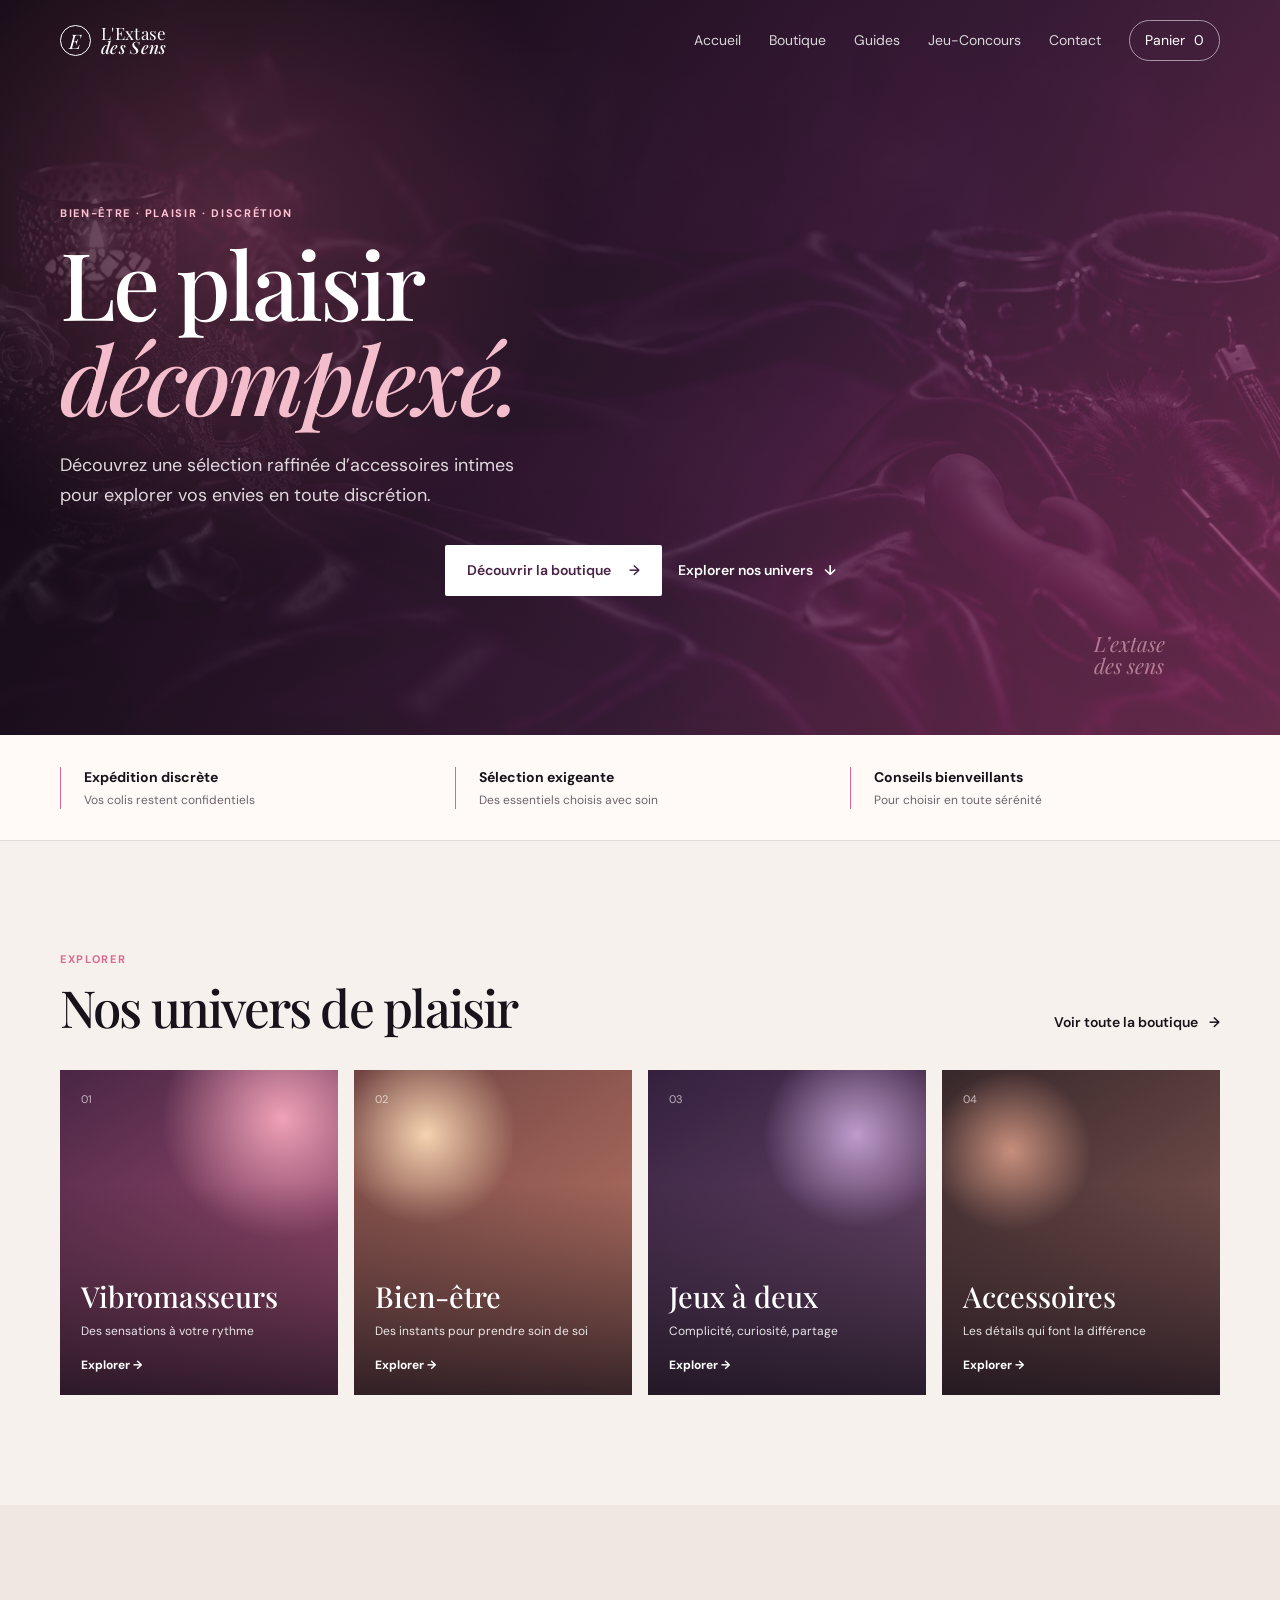
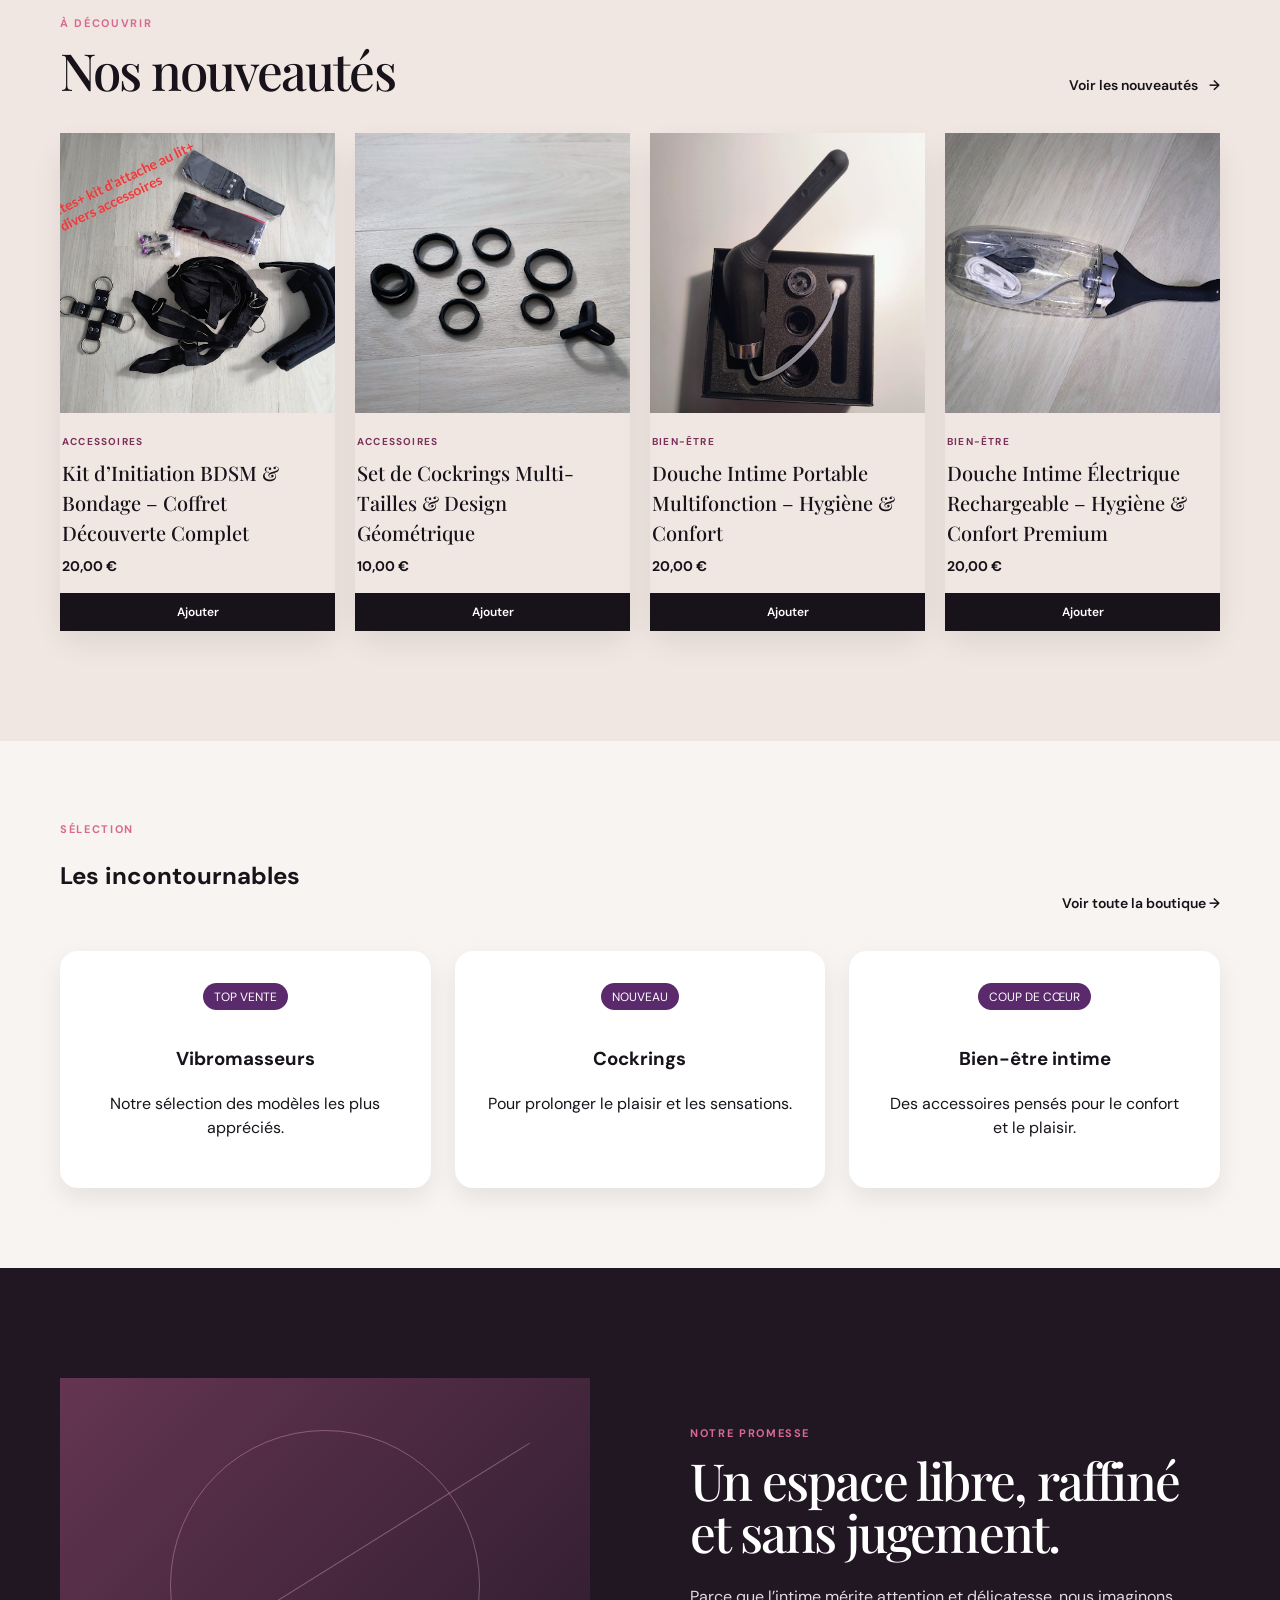
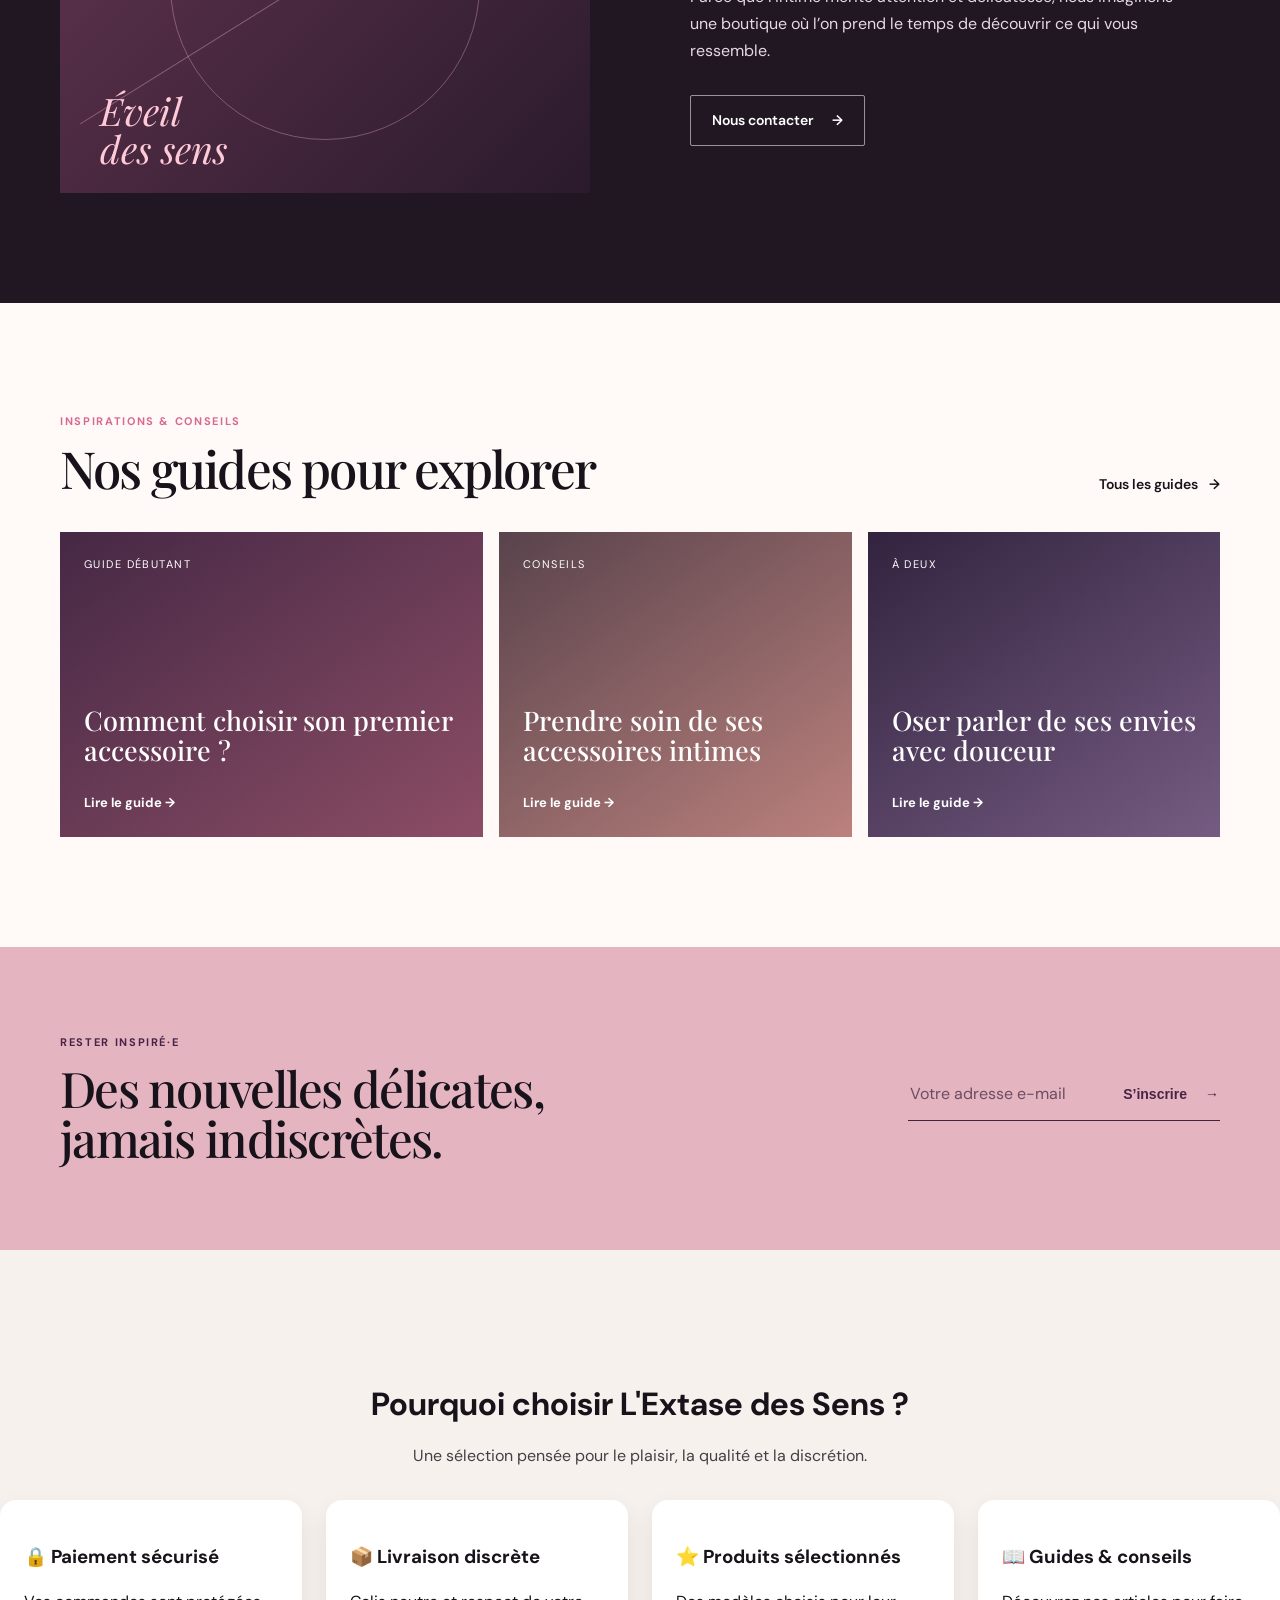
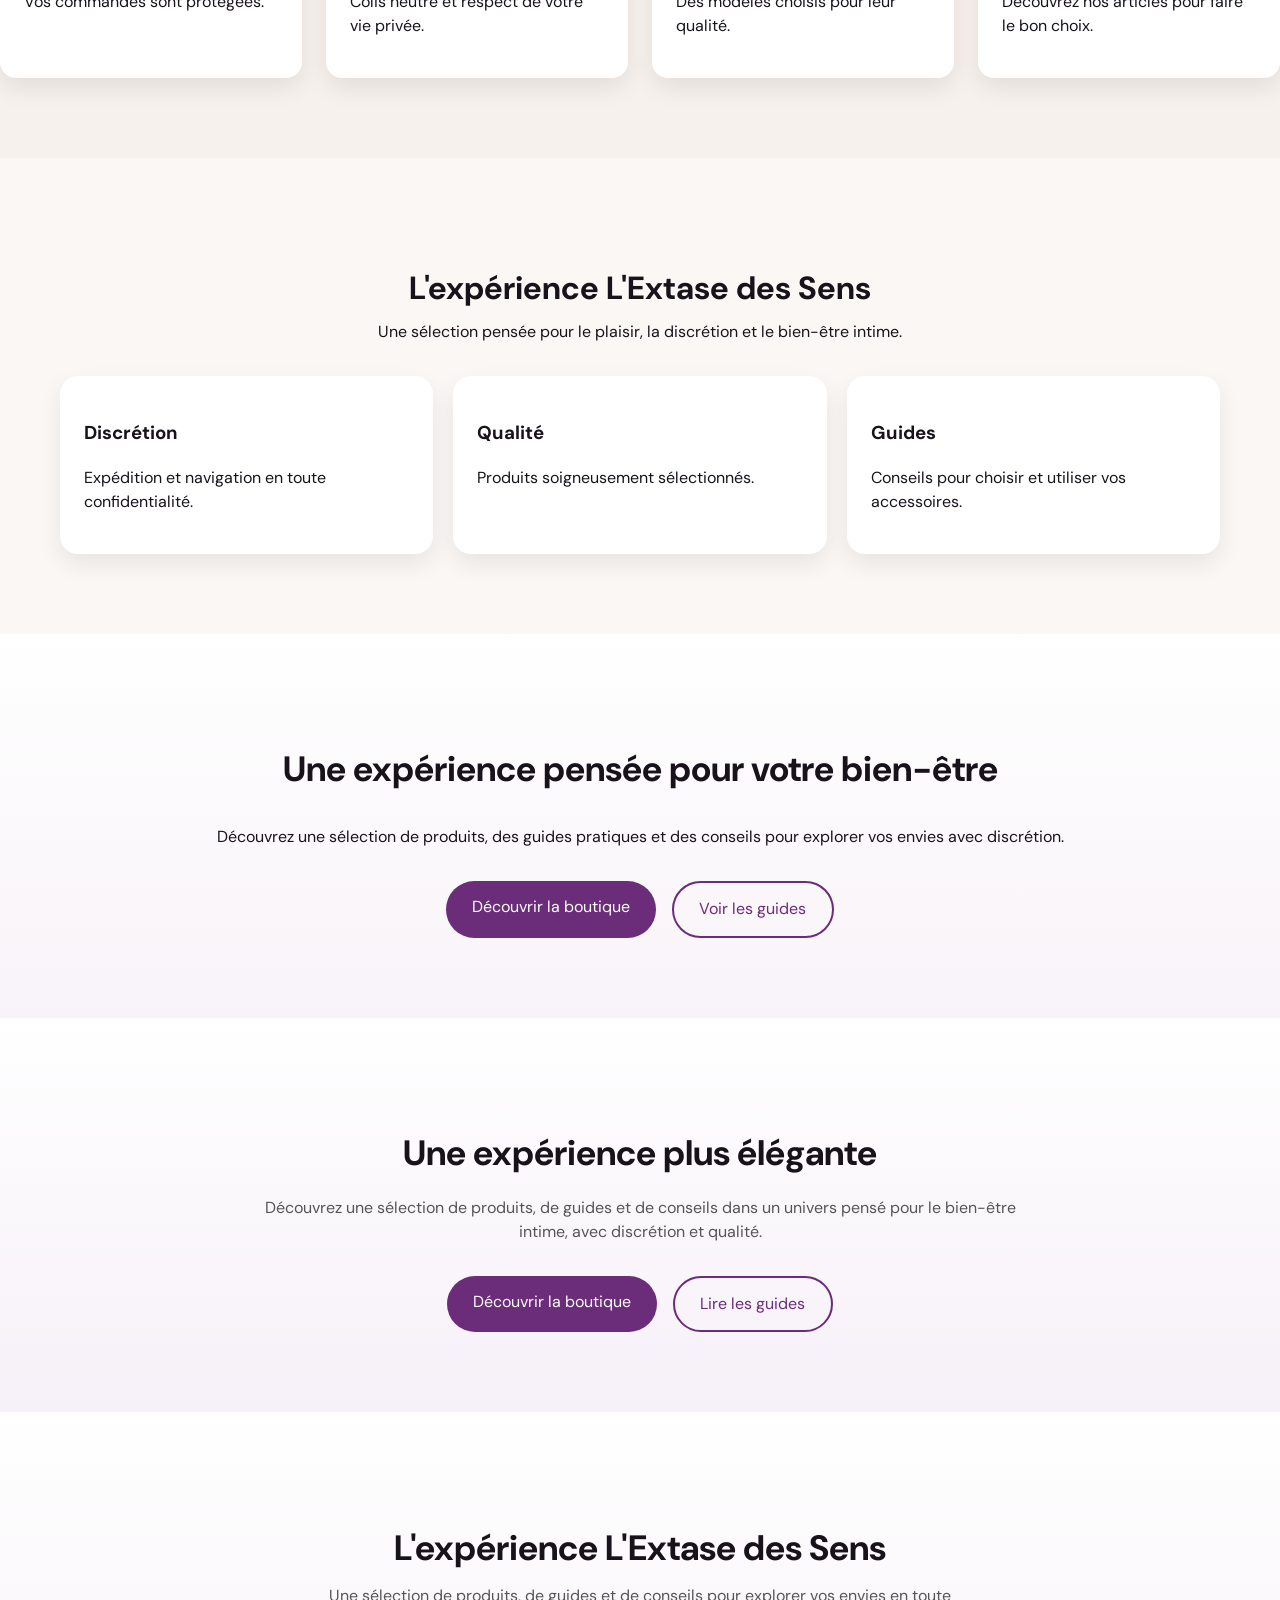
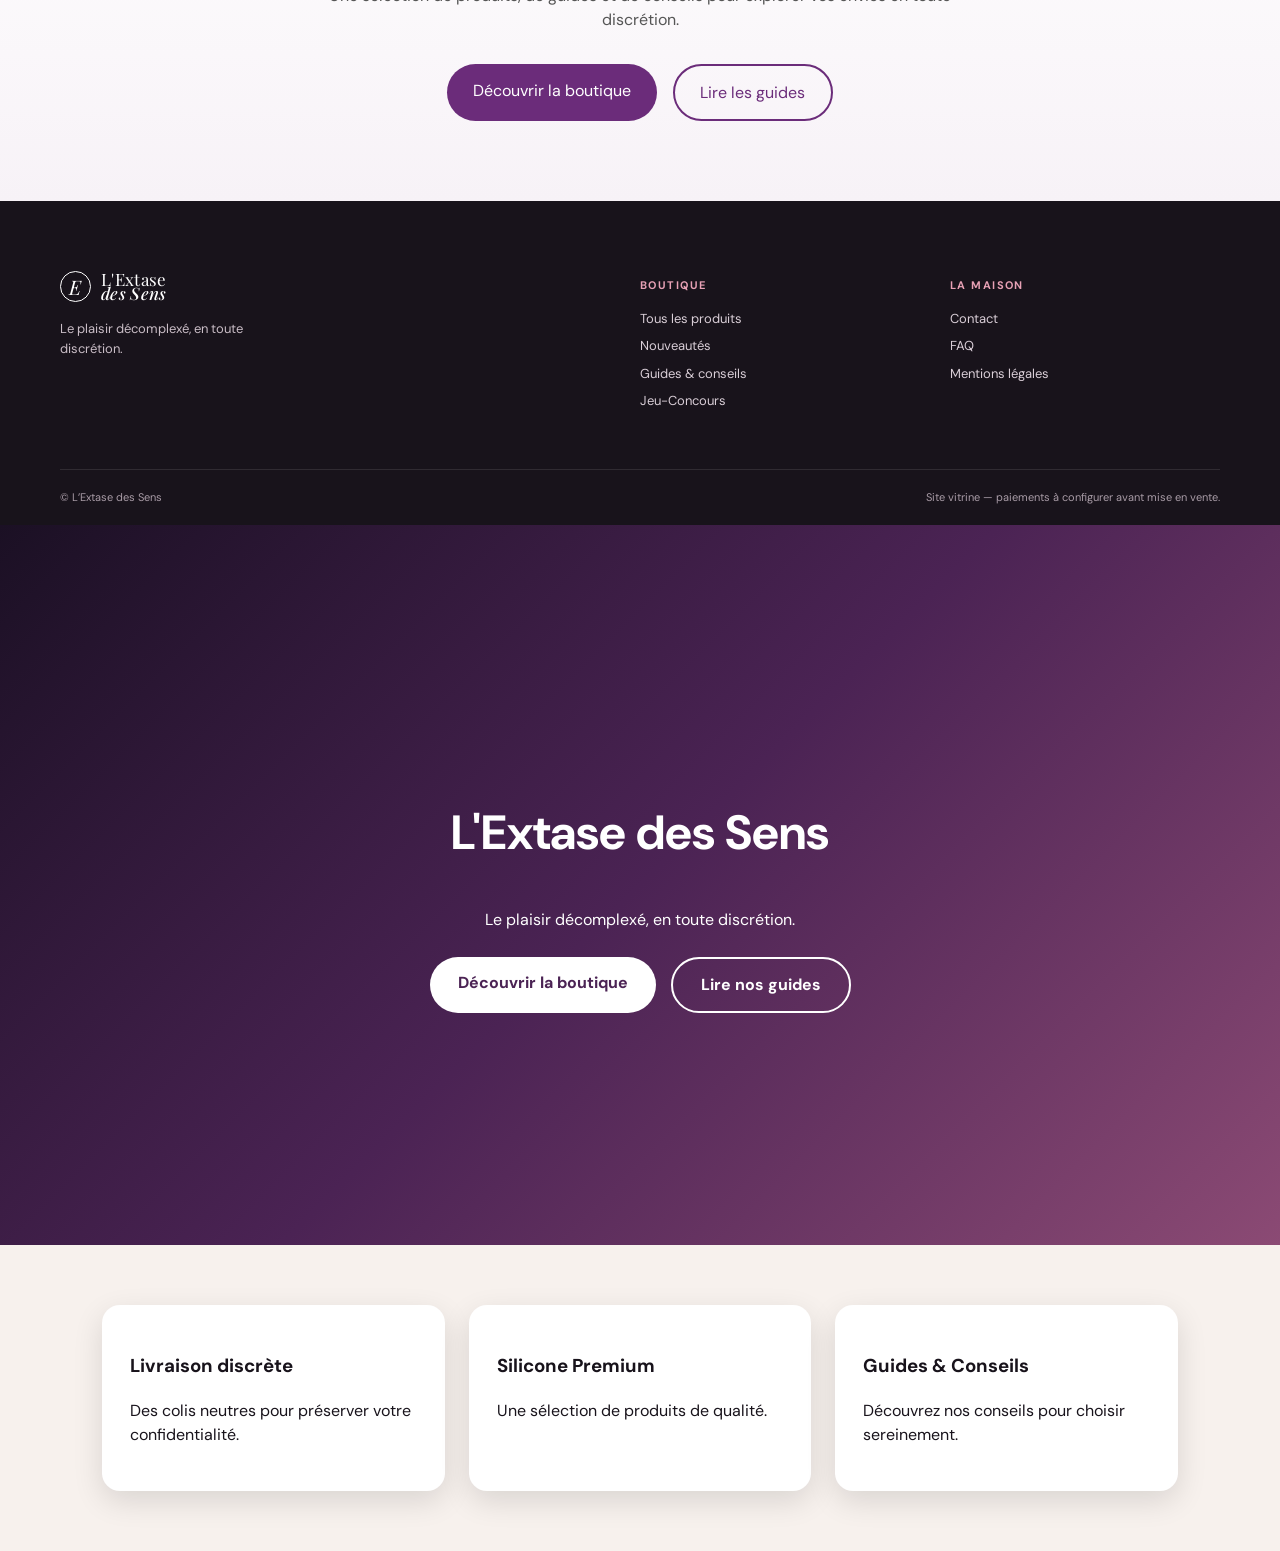
<file: index.html>
<!DOCTYPE html>

<html lang="fr">
<head>
<meta charset="utf-8"/>
<meta content="width=device-width, initial-scale=1" name="viewport"/>
<meta content="Découvrez L'Extase des Sens, votre boutique dédiée au bien-être intime et au plaisir décomplexé." name="description"/>
<meta content="#140d1b" name="theme-color"/>
<title>L'Extase des Sens | Le plaisir décomplexé</title>
<link href="assets/css/style.css" rel="stylesheet"/>
<script defer="" src="assets/js/script.js"></script>
<link href="https://lextasedessens.fr/" rel="canonical"/><meta content="L'Extase des Sens | Le plaisir décomplexé" property="og:title"/><meta content="Découvrez L'Extase des Sens, votre boutique dédiée au bien-être intime et au plaisir décomplexé." property="og:description"/><meta content="website" property="og:type"/><meta content="https://lextasedessens.fr/" property="og:url"/><meta content="summary_large_image" name="twitter:card"/><script type="application/ld+json">{"@context":"https://schema.org","@type":"WebSite","name":"L'Extase des Sens","url":"https://loverilx.github.io/lextasedessens/","description":"Le plaisir décomplexé"}</script><meta content="L'Extase des Sens | Le plaisir décomplexé" name="twitter:title"/><meta content="L'Extase des Sens – Le plaisir décomplexé." name="twitter:description"/><meta content="https://lextasedessens.fr/assets/images/logo.png" property="og:image"/><meta content="L'Extase des Sens" property="og:site_name"/><meta content="index,follow,max-image-preview:large" name="robots"/><meta content="L'Extase des Sens" name="author"/></head>
<body class="v5-premium">
<a class="skip-link" href="#contenu">Aller au contenu</a>
<header class="site-header" data-header="">
<div class="container header-inner">
<a aria-label="L'Extase des Sens, accueil" class="brand" href="index.html"><span class="brand-mark">E</span><span>L'Extase<br/><em>des Sens</em></span></a>
<button aria-controls="main-nav" aria-expanded="false" class="menu-toggle" data-menu-toggle="" type="button"><span></span><span></span><span></span><span class="sr-only">Ouvrir le menu</span></button>
<nav class="main-nav" data-menu="" id="main-nav">
<a class="is-current" href="index.html">Accueil</a>
<a href="boutique.html">Boutique</a>
<a href="blog.html">Guides</a>
<a href="concours.html">Jeu-Concours</a>
<a href="contact.html">Contact</a>
<a aria-label="Voir mon panier" class="nav-cart" href="panier.html">Panier <span data-cart-count="">0</span></a>
</nav>
</div>
</header>
<main id="contenu">
<section aria-labelledby="hero-title" class="hero">
<div class="hero-orb hero-orb-one"></div><div class="hero-orb hero-orb-two"></div>
<div class="container hero-content">
<p class="eyebrow">Bien-être · Plaisir · Discrétion</p>
<h1 id="hero-title">Le plaisir <em>décomplexé.</em></h1>
<p class="hero-copy">Découvrez une sélection raffinée d’accessoires intimes pour explorer vos envies en toute discrétion.</p>
<div class="hero-actions"><a class="button button-primary" href="boutique.html">Découvrir la boutique <span>→</span></a><a class="text-link" href="#univers">Explorer nos univers <span>↓</span></a></div>
</div>
<div aria-hidden="true" class="hero-signature">L’extase<br/>des sens</div>
</section>
<section aria-label="Nos engagements" class="reassurance"><div class="container reassurance-grid"><p><strong>Expédition discrète</strong><span>Vos colis restent confidentiels</span></p><p><strong>Sélection exigeante</strong><span>Des essentiels choisis avec soin</span></p><p><strong>Conseils bienveillants</strong><span>Pour choisir en toute sérénité</span></p></div></section>
<section class="section" id="univers"><div class="container"><div class="section-heading"><div><p class="eyebrow">Explorer</p><h2>Nos univers de plaisir</h2></div><a class="text-link" href="boutique.html">Voir toute la boutique <span>→</span></a></div>
<div class="category-grid">
<a class="category-card cat-one" href="boutique.html?categorie=Vibromasseurs"><span>01</span><h3>Vibromasseurs</h3><p>Des sensations à votre rythme</p><b>Explorer →</b></a>
<a class="category-card cat-two" href="boutique.html?categorie=Bien-etre"><span>02</span><h3>Bien-être</h3><p>Des instants pour prendre soin de soi</p><b>Explorer →</b></a>
<a class="category-card cat-three" href="boutique.html?categorie=Jeux-a-deux"><span>03</span><h3>Jeux à deux</h3><p>Complicité, curiosité, partage</p><b>Explorer →</b></a>
<a class="category-card cat-four" href="boutique.html?categorie=Accessoires"><span>04</span><h3>Accessoires</h3><p>Les détails qui font la différence</p><b>Explorer →</b></a>
</div>
</div></section>
<section class="section products-section" id="nouveautes"><div class="container"><div class="section-heading"><div><p class="eyebrow">À découvrir</p><h2>Nos nouveautés</h2></div><a class="text-link" href="boutique.html">Voir les nouveautés <span>→</span></a></div><div aria-live="polite" class="product-grid" id="featured-products"></div></div></section>

<section class="bestsellers">
<div class="container">
<div class="section-heading">
<div><p class="eyebrow">Sélection</p><h2>Les incontournables</h2></div>
<a class="text-link" href="boutique.html">Voir toute la boutique →</a>
</div>
<div class="best-grid">
<div class="best-card"><span class="best-badge">TOP VENTE</span><h3>Vibromasseurs</h3><p>Notre sélection des modèles les plus appréciés.</p></div>
<div class="best-card"><span class="best-badge">NOUVEAU</span><h3>Cockrings</h3><p>Pour prolonger le plaisir et les sensations.</p></div>
<div class="best-card"><span class="best-badge">COUP DE CŒUR</span><h3>Bien-être intime</h3><p>Des accessoires pensés pour le confort et le plaisir.</p></div>
</div></div></section>

<section class="story-section"><div class="container story-grid"><div aria-hidden="true" class="story-art"><span class="story-circle"></span><span class="story-line"></span><p>Éveil<br/>des sens</p></div><div class="story-copy"><p class="eyebrow">Notre promesse</p><h2>Un espace libre, raffiné et sans jugement.</h2><p>Parce que l’intime mérite attention et délicatesse, nous imaginons une boutique où l’on prend le temps de découvrir ce qui vous ressemble.</p><a class="button button-outline" href="contact.html">Nous contacter <span>→</span></a></div></div></section>
<section class="section guide-section"><div class="container"><div class="section-heading"><div><p class="eyebrow">Inspirations &amp; conseils</p><h2>Nos guides pour explorer</h2></div><a class="text-link" href="blog.html">Tous les guides <span>→</span></a></div><div class="guide-grid"><article class="guide-card guide-one"><p>Guide débutant</p><h3>Comment choisir son premier accessoire ?</h3><a href="blog.html">Lire le guide <span>→</span></a></article><article class="guide-card guide-two"><p>Conseils</p><h3>Prendre soin de ses accessoires intimes</h3><a href="blog.html">Lire le guide <span>→</span></a></article><article class="guide-card guide-three"><p>À deux</p><h3>Oser parler de ses envies avec douceur</h3><a href="blog.html">Lire le guide <span>→</span></a></article></div></div></section>
<section class="newsletter"><div class="container newsletter-inner"><div><p class="eyebrow">Rester inspiré·e</p><h2>Des nouvelles délicates,<br/>jamais indiscrètes.</h2></div><form data-newsletter=""><label class="sr-only" for="email">Votre adresse e-mail</label><div class="email-field"><input id="email" placeholder="Votre adresse e-mail" required="" type="email"/><button class="button button-primary" type="submit">S’inscrire <span>→</span></button></div><p class="form-message" data-form-message=""></p></form></div></section>

<section class="home-section">
<h2 class="section-title">Pourquoi choisir L'Extase des Sens ?</h2>
<p class="section-subtitle">Une sélection pensée pour le plaisir, la qualité et la discrétion.</p>
<div class="feature-grid">
<div class="feature-card"><h3>🔒 Paiement sécurisé</h3><p>Vos commandes sont protégées.</p></div>
<div class="feature-card"><h3>📦 Livraison discrète</h3><p>Colis neutre et respect de votre vie privée.</p></div>
<div class="feature-card"><h3>⭐ Produits sélectionnés</h3><p>Des modèles choisis pour leur qualité.</p></div>
<div class="feature-card"><h3>📖 Guides &amp; conseils</h3><p>Découvrez nos articles pour faire le bon choix.</p></div>
</div>
</section>

<section class="premium-highlight reveal">
<div class="container">
<h2>L'expérience L'Extase des Sens</h2>
<p>Une sélection pensée pour le plaisir, la discrétion et le bien-être intime.</p>
<div class="premium-grid">
<div><h3>Discrétion</h3><p>Expédition et navigation en toute confidentialité.</p></div>
<div><h3>Qualité</h3><p>Produits soigneusement sélectionnés.</p></div>
<div><h3>Guides</h3><p>Conseils pour choisir et utiliser vos accessoires.</p></div>
</div>
</div>
</section>


<section class="v5-highlight">
<div class="container">
<h2>Une expérience pensée pour votre bien-être</h2>
<p>Découvrez une sélection de produits, des guides pratiques et des conseils pour explorer vos envies avec discrétion.</p>
<div class="v5-actions">
<a class="btn btn-primary" href="boutique.html">Découvrir la boutique</a>
<a class="btn btn-secondary" href="blog.html">Voir les guides</a>
</div></div></section>


<section class="v52-premium">
<div class="container">
<h2>Une expérience plus élégante</h2>
<p>Découvrez une sélection de produits, de guides et de conseils dans un univers pensé pour le bien-être intime, avec discrétion et qualité.</p>
<div class="v52-actions">
<a class="btn btn-primary" href="boutique.html">Découvrir la boutique</a>
<a class="btn btn-secondary" href="guides.html">Lire les guides</a>
</div>
</div>
</section>


<section class="v5-showcase">
<div class="container">
<h2>L'expérience L'Extase des Sens</h2>
<p>Une sélection de produits, de guides et de conseils pour explorer vos envies en toute discrétion.</p>
<div class="v5-actions">
<a class="btn btn-primary" href="boutique.html">Découvrir la boutique</a>
<a class="btn btn-secondary" href="guides.html">Lire les guides</a>
</div>
</div>
</section>

</main>
<footer class="site-footer">
<div class="container footer-grid">
<div>
<a class="brand footer-brand" href="index.html"><span class="brand-mark">E</span><span>L'Extase<br/><em>des Sens</em></span></a>
<p>Le plaisir décomplexé, en toute discrétion.</p>
</div>
<div>
<h2>Boutique</h2>
<a href="boutique.html">Tous les produits</a>
<a href="boutique.html#nouveautes">Nouveautés</a>
<a href="blog.html">Guides &amp; conseils</a>
<a href="concours.html">Jeu-Concours</a>
</div>
<div>
<h2>La maison</h2>
<a href="contact.html">Contact</a>
<a href="pages/faq.html">FAQ</a>
<a href="pages/mentions-legales.html">Mentions légales</a>
</div>
</div>
<div class="container footer-bottom"><span>© <span data-year=""></span> L’Extase des Sens</span><span>Site vitrine — paiements à configurer avant mise en vente.</span></div>

</footer>

<section class="ultimate-hero">
<div class="ultimate-overlay">
<h1>L'Extase des Sens</h1>
<p>Le plaisir décomplexé, en toute discrétion.</p>
<div class="ultimate-actions">
<a href="boutique.html" class="btn-premium">Découvrir la boutique</a>
<a href="blog.html" class="btn-outline">Lire nos guides</a>
</div></div></section>

<section class="ultimate-grid">
<div class="ultimate-card"><h3>Livraison discrète</h3><p>Des colis neutres pour préserver votre confidentialité.</p></div>
<div class="ultimate-card"><h3>Silicone Premium</h3><p>Une sélection de produits de qualité.</p></div>
<div class="ultimate-card"><h3>Guides & Conseils</h3><p>Découvrez nos conseils pour choisir sereinement.</p></div>
</section>

</body>
</html>
</file>
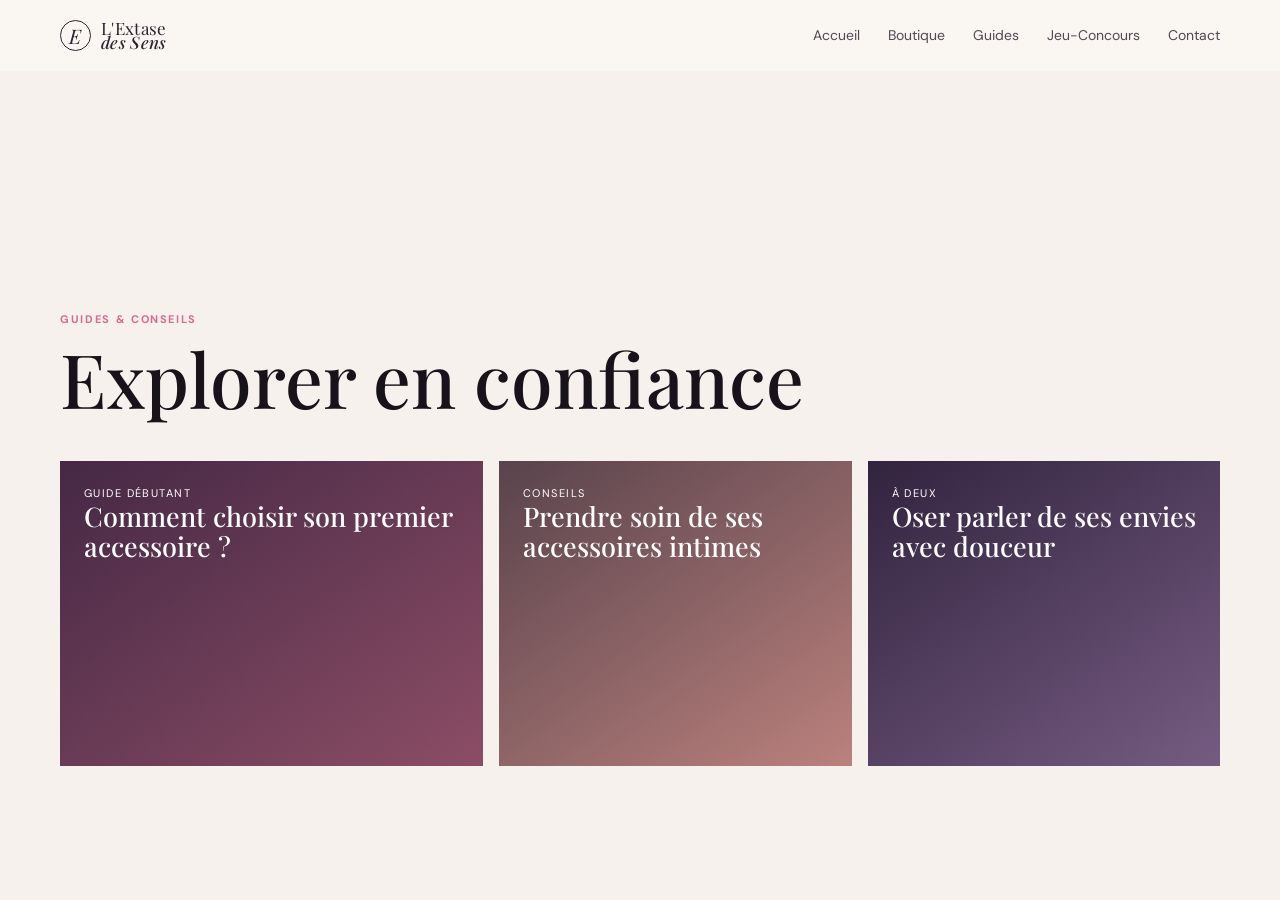
<file: blog.html>
<!DOCTYPE html>

<html lang="fr">
<head>
<meta charset="utf-8"/>
<meta content="width=device-width, initial-scale=1" name="viewport"/>
<title>Guides | L'Extase des Sens | L'Extase des Sens</title>
<link href="assets/css/style.css" rel="stylesheet"/>
<meta content="L'Extase des Sens - Le plaisir décomplexé. Découvrez une sélection d'accessoires intimes de qualité, guides et conseils en toute discrétion." name="description"/><link href="https://lextasedessens.fr/blog.html" rel="canonical"/><meta content="Guides | L'Extase des Sens | L'Extase des Sens" property="og:title"/><meta content="L'Extase des Sens - Le plaisir décomplexé. Découvrez une sélection d'accessoires intimes de qualité, guides et conseils en toute discrétion." property="og:description"/><meta content="website" property="og:type"/><meta content="https://lextasedessens.fr/blog.html" property="og:url"/><meta content="summary_large_image" name="twitter:card"/><script type="application/ld+json">{"@context":"https://schema.org","@type":"WebSite","name":"L'Extase des Sens","url":"https://loverilx.github.io/lextasedessens/","description":"Le plaisir décomplexé"}</script><meta content="Guides | L'Extase des Sens | L'Extase des Sens" name="twitter:title"/><meta content="L'Extase des Sens – Le plaisir décomplexé." name="twitter:description"/><meta content="https://lextasedessens.fr/assets/images/logo.png" property="og:image"/><meta content="L'Extase des Sens" property="og:site_name"/><meta content="index,follow,max-image-preview:large" name="robots"/><meta content="L'Extase des Sens" name="author"/>
<style>
.site-header{background:rgba(250,246,242,.96)!important;position:relative!important;backdrop-filter:blur(8px);}
.site-header .site-nav a,.site-header .site-nav__link,.site-header a{color:#2d2230!important;}
.site-header .cart-pill,.site-header [class*="cart"]{color:#2d2230!important;border-color:#2d2230!important;}
</style>

</head>
<body>
<header class="site-header">
<div class="container header-inner">
<a class="brand" href="index.html">
<span class="brand-mark">E</span>
<span>L'Extase<br/><em>des Sens</em></span>
</a>
<nav class="main-nav">
<a href="index.html">Accueil</a>
<a href="boutique.html">Boutique</a>
<a class="is-current" href="blog.html">Guides</a>
<a href="concours.html">Jeu-Concours</a>
<a href="contact.html">Contact</a>
</nav>
</div>
</header>
<main style="padding-top:130px">
<section class="section">
<div class="container">
<p class="eyebrow">Guides &amp; conseils</p>
<h1 style="font:500 clamp(44px,6vw,75px)/1 'Playfair Display',serif;margin:0 0 45px">Explorer en confiance</h1>
<div class="guide-grid">
<!-- Guide 1 -->
<a class="guide-card guide-one" href="guide-debutant.html" style="text-decoration: none; color:#2d2230fff; display: block;">
<p style="color:#2d2230fff;">Guide débutant</p>
<h3 style="color:#2d2230fff;">Comment choisir son premier accessoire ?</h3>
</a>
<!-- Guide 2 -->
<a class="guide-card guide-two" href="guide-entretien.html" style="text-decoration: none; color:#2d2230fff; display: block;">
<p style="color:#2d2230fff;">Conseils</p>
<h3 style="color:#2d2230fff;">Prendre soin de ses accessoires intimes</h3>
</a>
<!-- Guide 3 -->
<a class="guide-card guide-three" href="guide-couple.html" style="text-decoration: none; color:#2d2230fff; display: block;">
<p style="color:#2d2230fff;">À deux</p>
<h3 style="color:#2d2230fff;">Oser parler de ses envies avec douceur</h3>
</a>
</div>
</div>
</section>
</main>
</body>
</html>
</file>
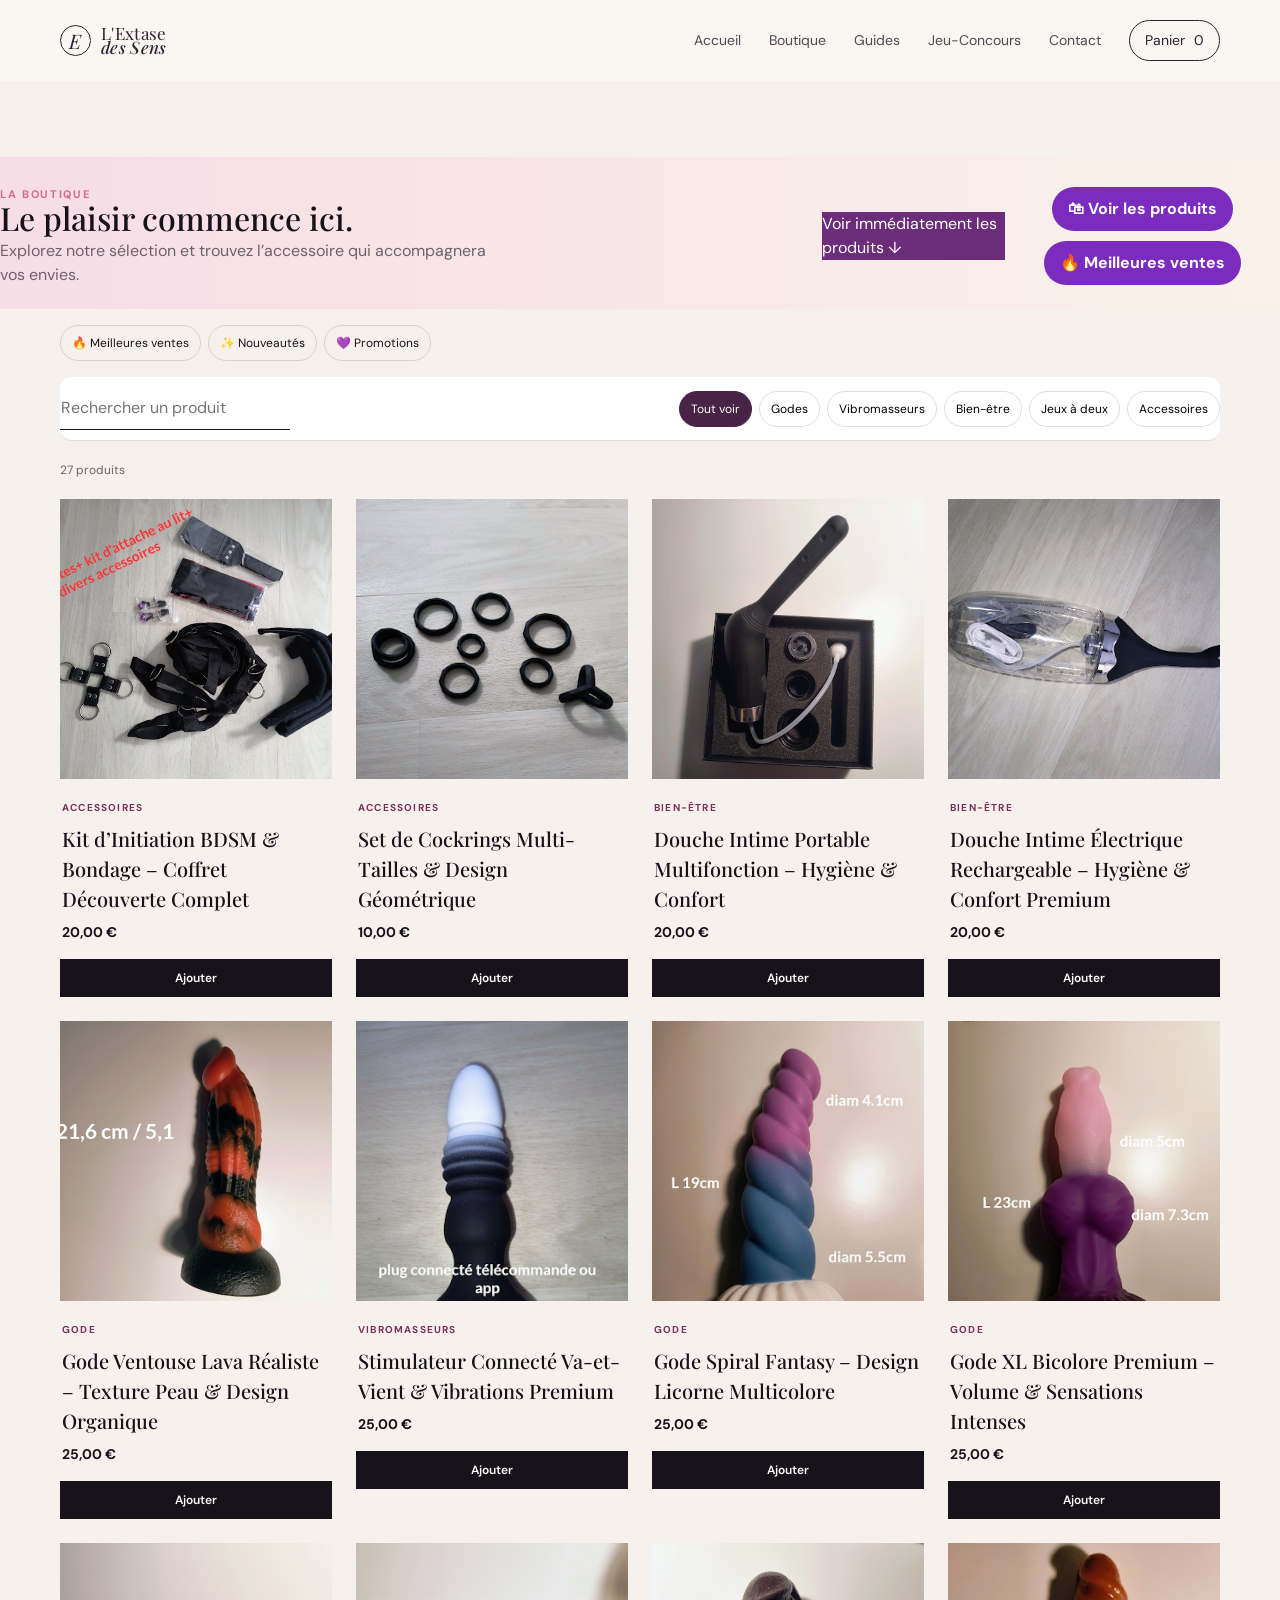
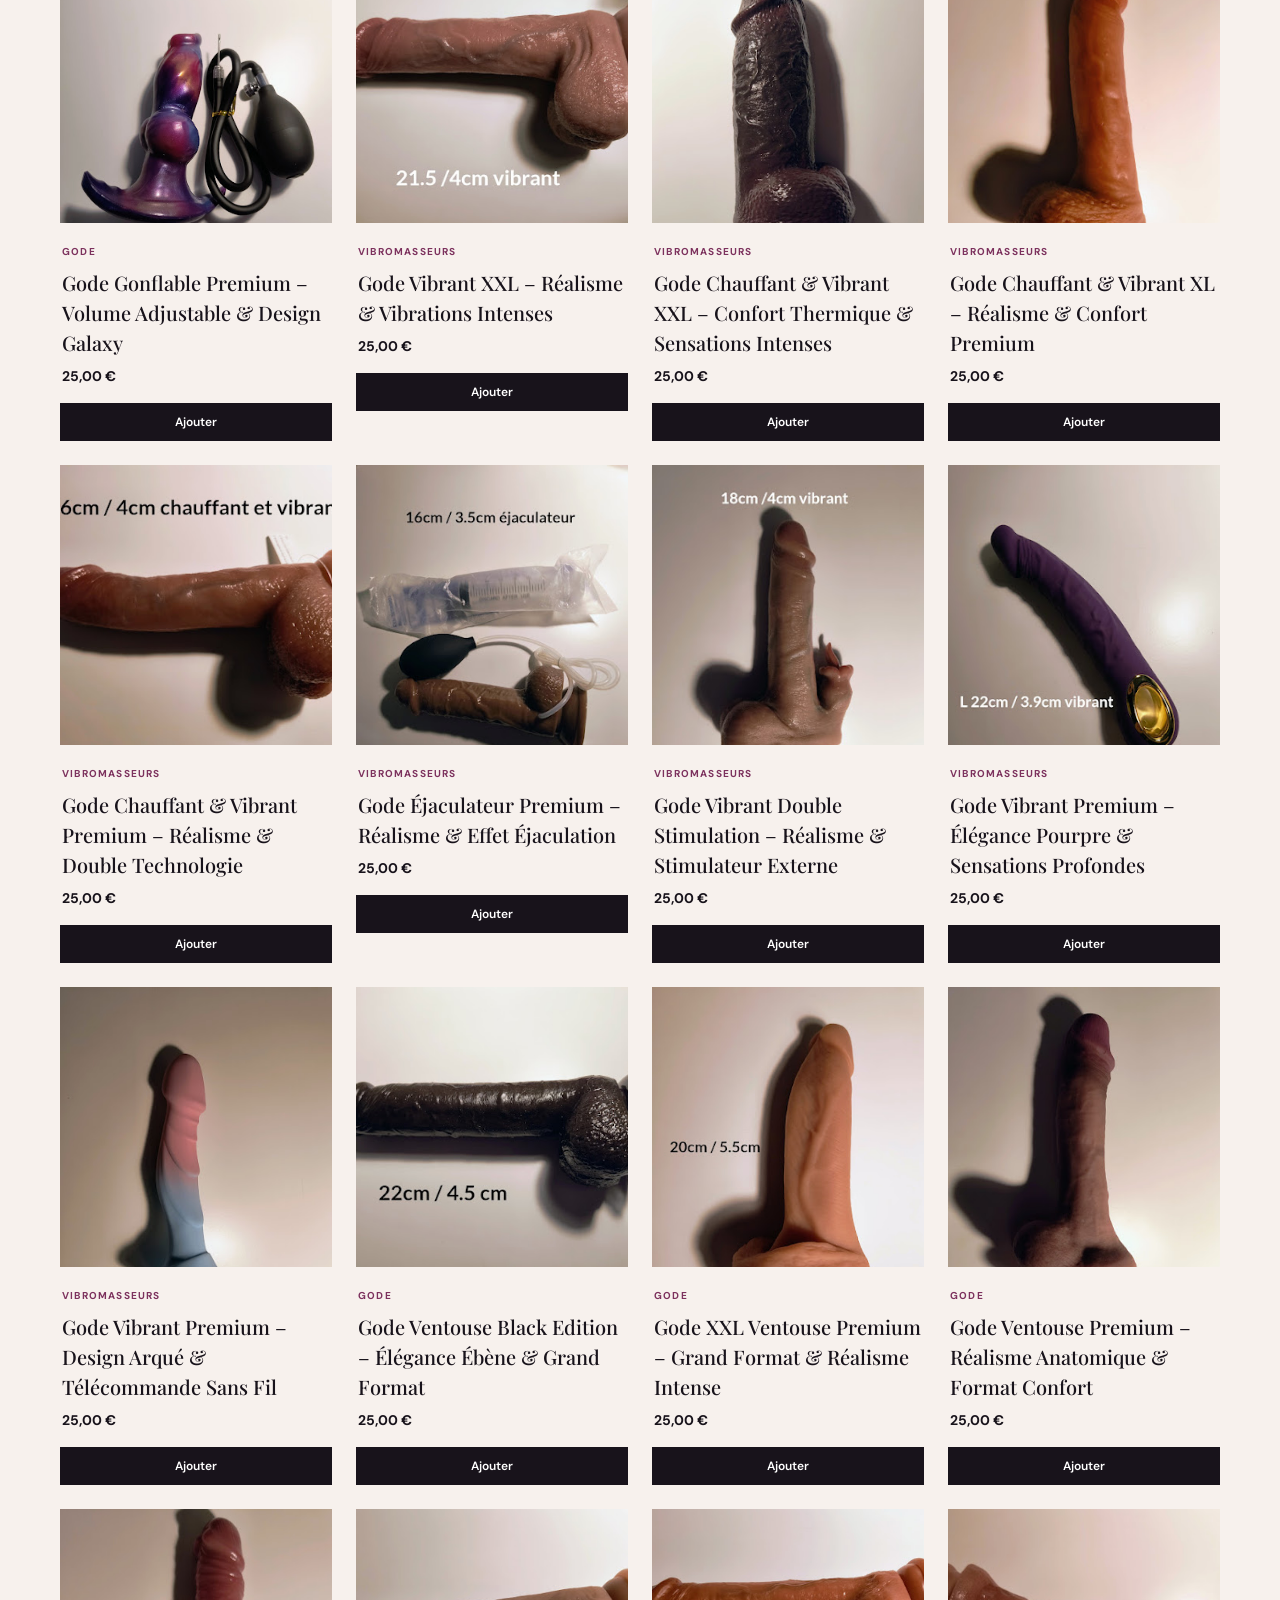
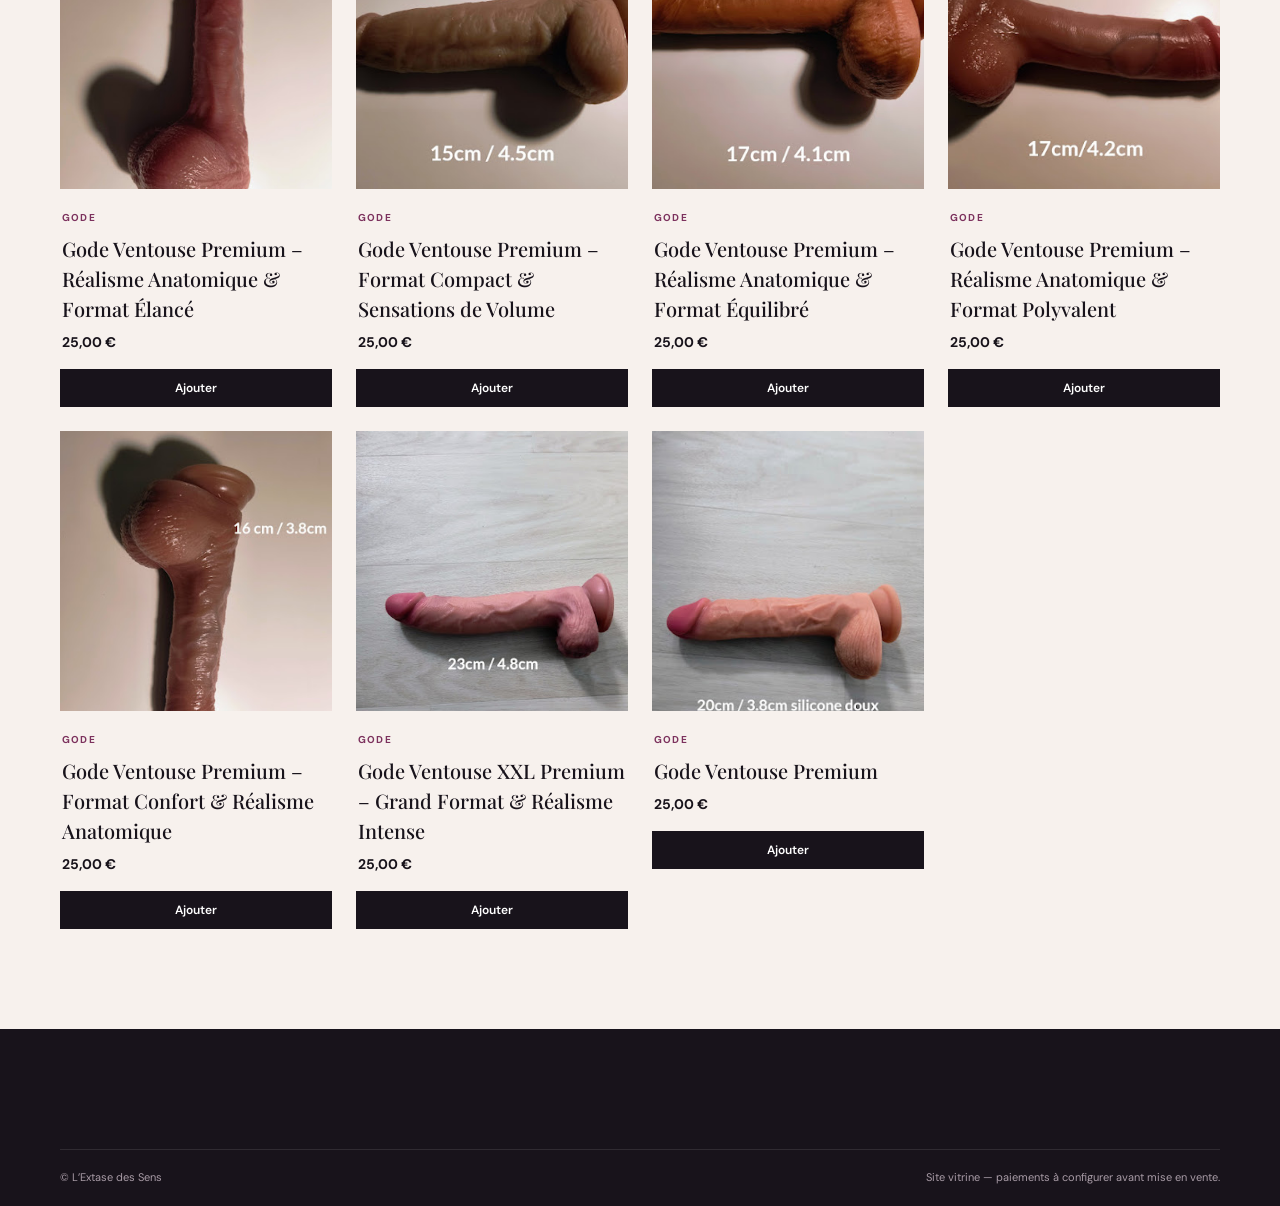
<file: boutique.html>
<!DOCTYPE html>

<html lang="fr">
<head>
<meta charset="utf-8"/>
<meta content="width=device-width, initial-scale=1" name="viewport"/>
<meta content="Explorez notre sélection d'accessoires de bien-être intime en toute discrétion." name="description"/>
<title>Boutique | L'Extase des Sens</title>
<link href="assets/css/style.css" rel="stylesheet"/>
<script defer="" src="assets/js/script.js"></script>
<link href="https://lextasedessens.fr/boutique.html" rel="canonical"/><meta content="Boutique | L'Extase des Sens" property="og:title"/><meta content="Explorez notre sélection d'accessoires de bien-être intime en toute discrétion." property="og:description"/><meta content="website" property="og:type"/><meta content="https://lextasedessens.fr/boutique.html" property="og:url"/><meta content="summary_large_image" name="twitter:card"/><script type="application/ld+json">{"@context":"https://schema.org","@type":"WebSite","name":"L'Extase des Sens","url":"https://loverilx.github.io/lextasedessens/","description":"Le plaisir décomplexé"}</script><meta content="Boutique | L'Extase des Sens" name="twitter:title"/><meta content="L'Extase des Sens – Le plaisir décomplexé." name="twitter:description"/><meta content="https://lextasedessens.fr/assets/images/logo.png" property="og:image"/><meta content="L'Extase des Sens" property="og:site_name"/><meta content="index,follow,max-image-preview:large" name="robots"/><meta content="L'Extase des Sens" name="author"/>
<style>
.site-header{background:rgba(250,246,242,.96)!important;position:relative!important;backdrop-filter:blur(8px);}
.site-header .site-nav a,.site-header .site-nav__link,.site-header a{color:#2d2230!important;}
.site-header .cart-pill,.site-header [class*="cart"]{color:#2d2230!important;border-color:#2d2230!important;}
</style>
<style>
.shop-hero{padding:20px 0 10px!important;min-height:auto!important}
.shop-hero h1{margin:0 0 8px!important;font-size:2rem!important}
.shop-hero p{margin:0!important}
.shop-shortcuts{margin:10px 0!important}
.shop-content{padding-top:0!important;margin-top:0!important}
.shop-toolbar{position:sticky;top:70px;z-index:10;background:#fff;padding:10px 0;margin:0 0 15px!important}
.shop-product-grid{margin-top:0!important}
</style>
<style>
/* V6 étape 3 */
.shop-hero{padding:18px 0 10px!important;min-height:auto!important}
.shop-hero h1{margin:0 0 .3rem!important;font-size:2rem!important}
.shop-hero p{margin:0!important}
.shop-shortcuts{margin:8px 0!important;padding:8px 0!important}
.shop-toolbar{position:sticky;top:70px;background:#fff;z-index:100;padding:10px 0!important;margin:0!important}
.shop-content{padding-top:0!important;margin-top:0!important}
.shop-product-grid{margin-top:0!important}
</style><style>
.shop-hero{padding:18px 0 12px!important;min-height:auto!important}
.shop-shortcuts{margin:8px 0!important}
.shop-toolbar{position:sticky;top:70px;z-index:20;background:#fff;padding:10px;border-radius:12px}
.shop-content{padding-top:0!important;margin-top:0!important}
.shop-product-grid{margin-top:10px!important}
.quick-access{display:flex;gap:10px;justify-content:center;flex-wrap:wrap;margin:12px 0}
.quick-access a{padding:10px 16px;background:#7b2cbf;color:#fff;text-decoration:none;border-radius:30px;font-weight:bold}
</style></head>
<body>
<header class="site-header" data-header="">
<div class="container header-inner">
<a class="brand" href="index.html"><span class="brand-mark">E</span><span>L'Extase<br/><em>des Sens</em></span></a>
<button aria-controls="main-nav" aria-expanded="false" class="menu-toggle" data-menu-toggle="" type="button">
<span></span><span></span><span></span><span class="sr-only">Ouvrir le menu</span>
</button>
<nav class="main-nav" data-menu="" id="main-nav">
<a href="index.html">Accueil</a>
<a class="is-current" href="boutique.html">Boutique</a>
<a href="blog.html">Guides</a>
<a href="concours.html">Jeu-Concours</a>
<a href="contact.html">Contact</a>
<a class="nav-cart" href="panier.html">Panier <span data-cart-count="">0</span></a>
</nav>
</div>
</header>
<main class="shop-main">
<section class="shop-hero" style="padding:70px 0 40px;min-height:auto">
<div class="container">
<p class="eyebrow">La boutique</p>
<h1>Le plaisir commence ici.</h1>
<p>Explorez notre sélection et trouvez l’accessoire qui accompagnera vos envies.</p>
</div>
<a class="btn btn-primary" href="#products">Voir immédiatement les produits ↓</a><div class="quick-access"><a href="#products">🛍 Voir les produits</a><a href="#products">🔥 Meilleures ventes</a></div></section>
<section class="shop-shortcuts"><div class="container"><div class="filter-list">
<a class="filter-button" href="#products">🔥 Meilleures ventes</a>
<a class="filter-button" href="#products">✨ Nouveautés</a>
<a class="filter-button" href="#products">💜 Promotions</a>
</div></div></section>
<section class="shop-content" id="products">
<div class="container">
<div class="shop-toolbar">
<label class="search-box">
<span class="sr-only">Rechercher un produit</span>
<input data-search="" placeholder="Rechercher un produit" type="search"/>
</label>
<div aria-label="Filtrer par catégorie" class="filter-list" role="group">
<button class="filter-button is-active" data-filter="Tous">Tout voir</button>
<button class="filter-button" data-filter="Gode">Godes</button>
<button class="filter-button" data-filter="Vibromasseurs">Vibromasseurs</button>
<button class="filter-button" data-filter="Bien-être">Bien-être</button>
<button class="filter-button" data-filter="Jeux à deux">Jeux à deux</button>
<button class="filter-button" data-filter="Accessoires">Accessoires</button>
</div>
</div>
<p class="results-count" data-results-count=""></p>
<div class="shop-product-grid" data-shop-products=""></div>
</div>
</section>
</main>
<footer class="site-footer">
<div class="container footer-bottom">
<span>© <span data-year=""></span> L’Extase des Sens</span>
<span>Site vitrine — paiements à configurer avant mise en vente.</span>
</div>
</footer>
</body>
</html>
</file>
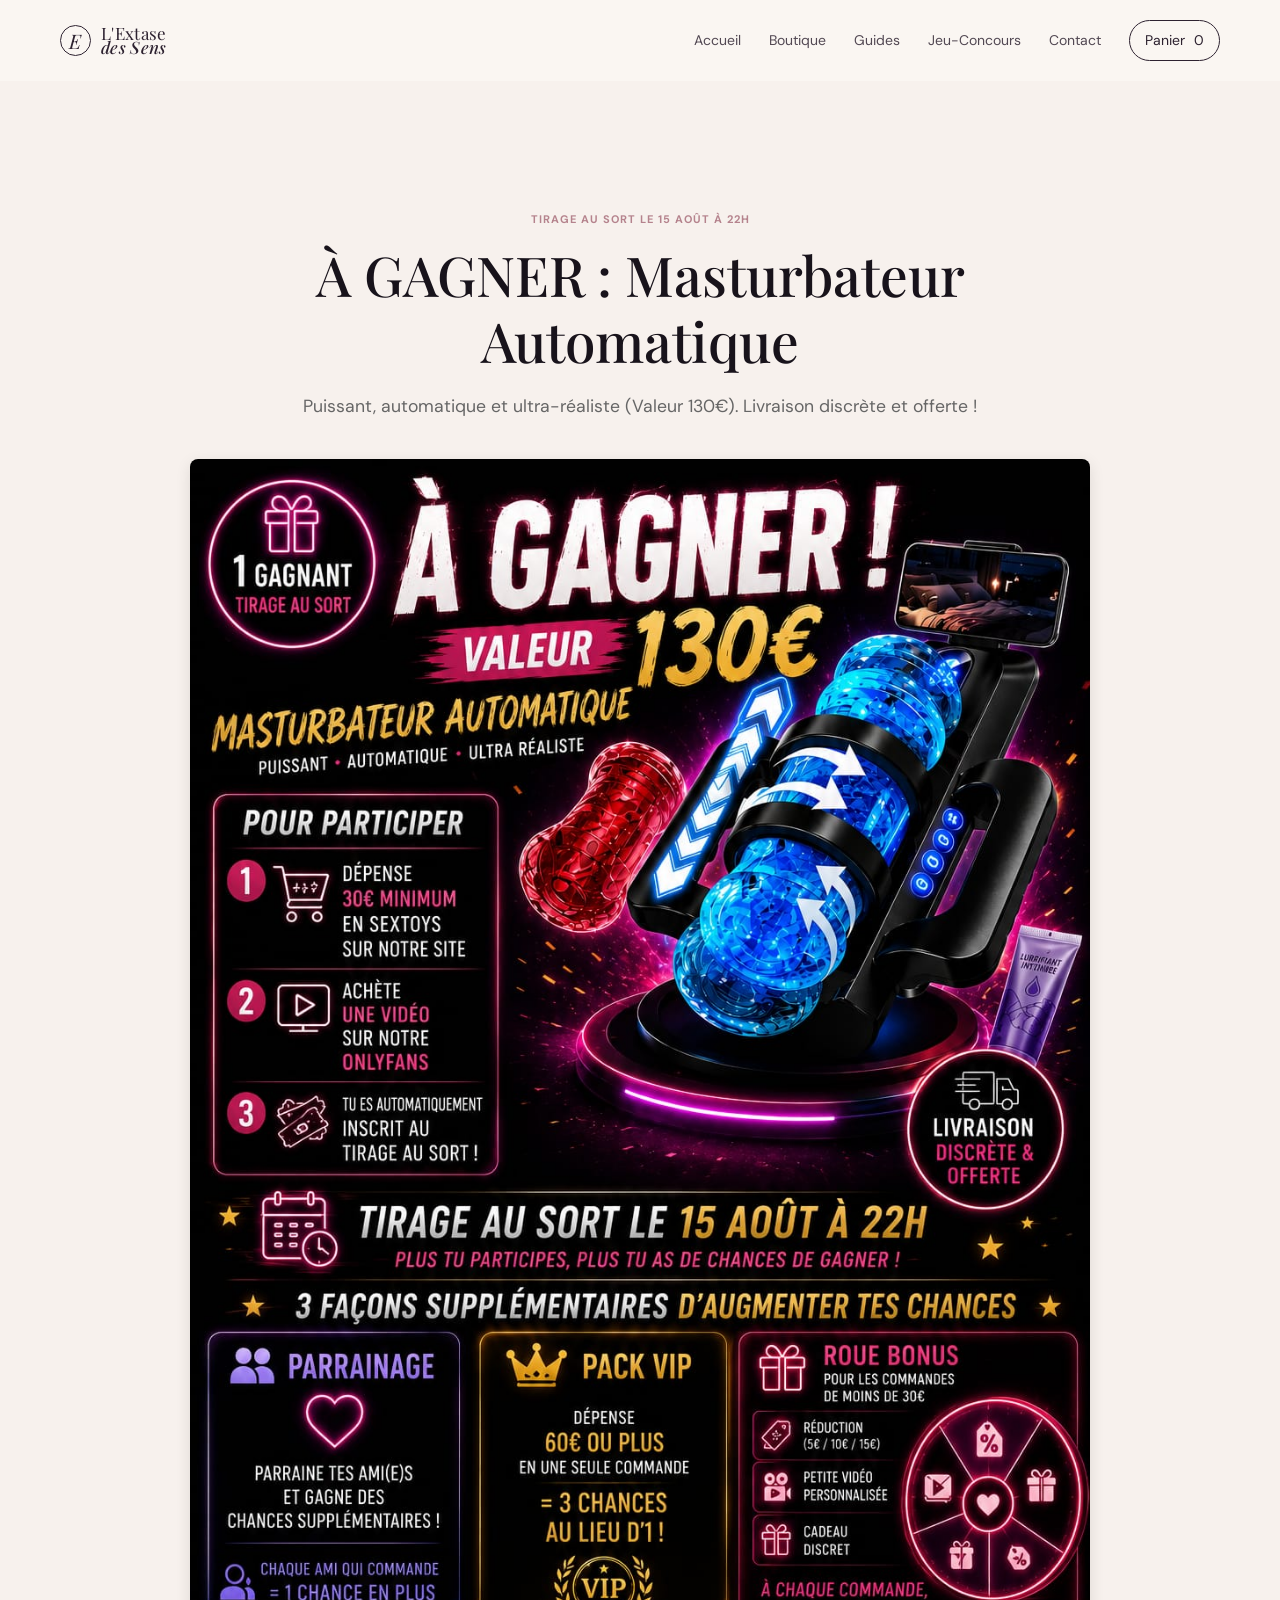
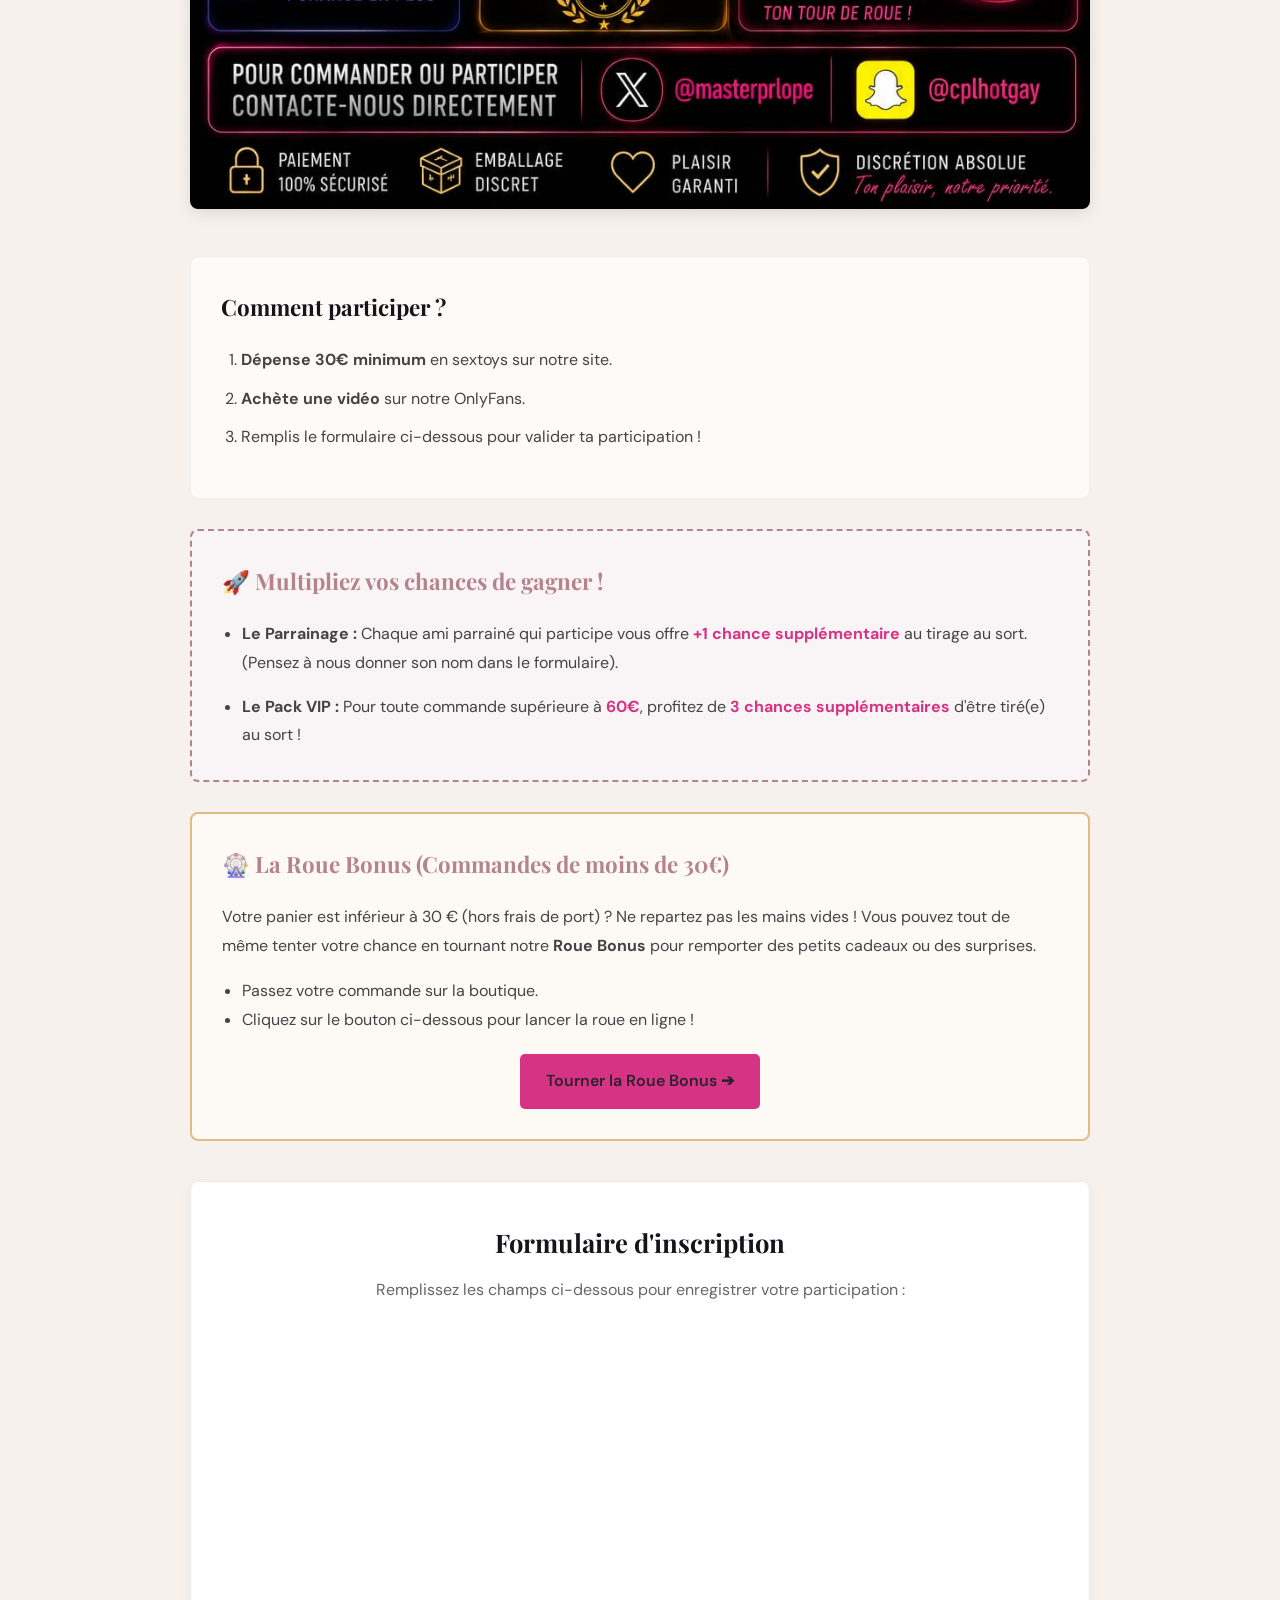
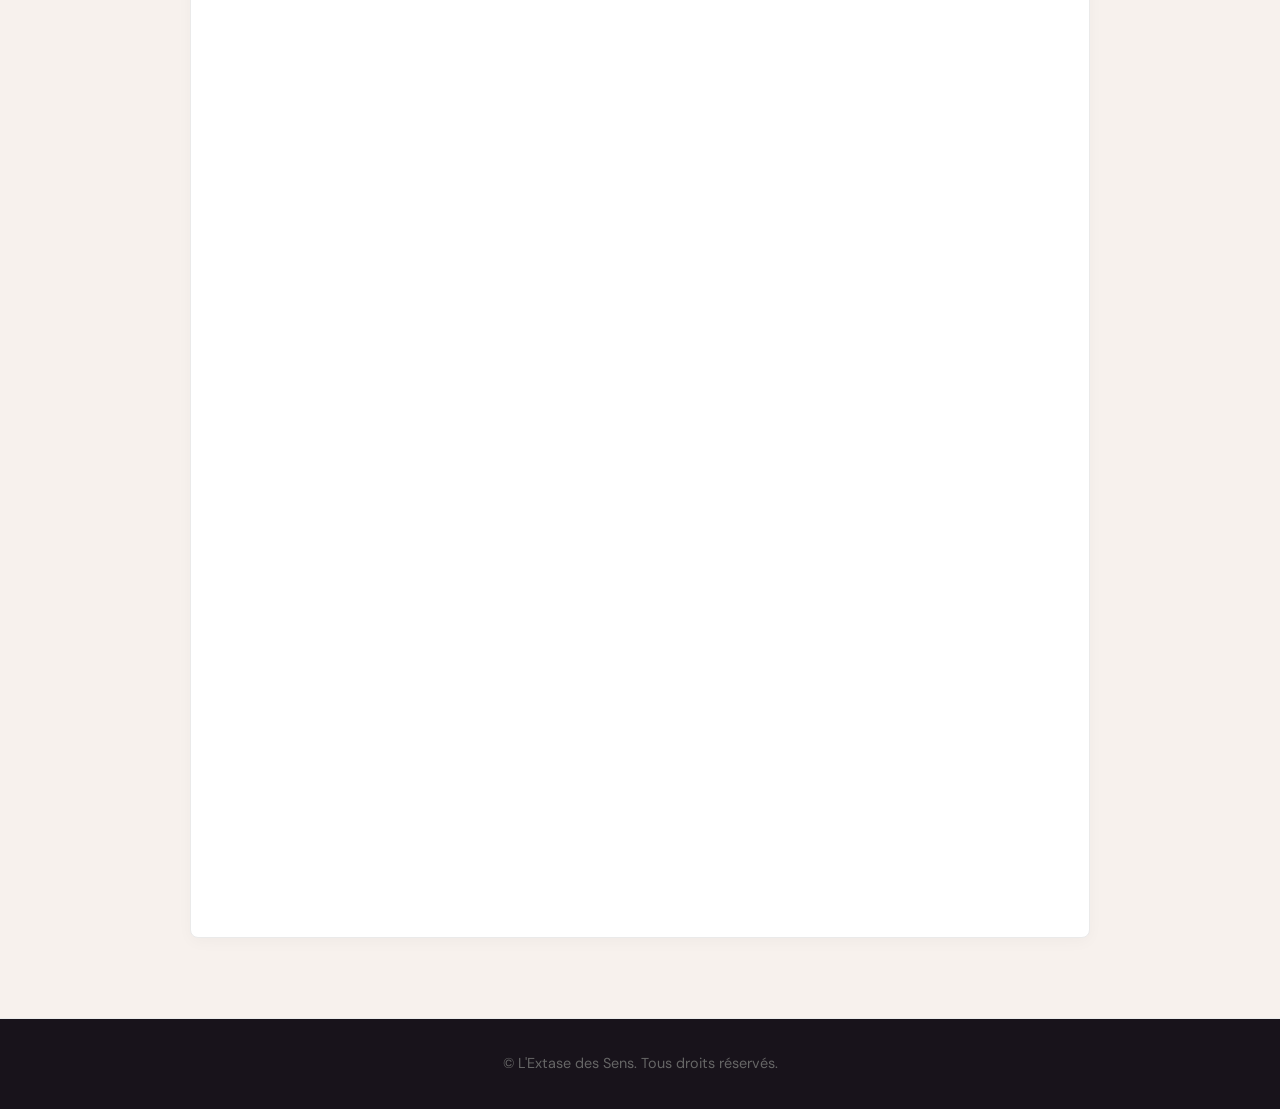
<file: concours.html>
<!DOCTYPE html>

<html lang="fr">
<head>
<meta charset="utf-8"/>
<meta content="width=device-width, initial-scale=1" name="viewport"/>
<title>Grand Jeu-Concours | L'Extase des Sens | L'Extase des Sens</title>
<link href="assets/css/style.css" rel="stylesheet"/>
<script defer="" src="assets/js/script.js"></script>
<meta content="L'Extase des Sens - Le plaisir décomplexé. Découvrez une sélection d'accessoires intimes de qualité, guides et conseils en toute discrétion." name="description"/><link href="https://lextasedessens.fr/concours.html" rel="canonical"/><meta content="Grand Jeu-Concours | L'Extase des Sens | L'Extase des Sens" property="og:title"/><meta content="L'Extase des Sens - Le plaisir décomplexé. Découvrez une sélection d'accessoires intimes de qualité, guides et conseils en toute discrétion." property="og:description"/><meta content="website" property="og:type"/><meta content="https://lextasedessens.fr/concours.html" property="og:url"/><meta content="summary_large_image" name="twitter:card"/><script type="application/ld+json">{"@context":"https://schema.org","@type":"WebSite","name":"L'Extase des Sens","url":"https://loverilx.github.io/lextasedessens/","description":"Le plaisir décomplexé"}</script><meta content="Grand Jeu-Concours | L'Extase des Sens | L'Extase des Sens" name="twitter:title"/><meta content="L'Extase des Sens – Le plaisir décomplexé." name="twitter:description"/><meta content="https://lextasedessens.fr/assets/images/logo.png" property="og:image"/><meta content="L'Extase des Sens" property="og:site_name"/><meta content="index,follow,max-image-preview:large" name="robots"/><meta content="L'Extase des Sens" name="author"/>
<style>
.site-header{background:rgba(250,246,242,.96)!important;position:relative!important;backdrop-filter:blur(8px);}
.site-header .site-nav a,.site-header .site-nav__link,.site-header a{color:#2d2230!important;}
.site-header .cart-pill,.site-header [class*="cart"]{color:#2d2230!important;border-color:#2d2230!important;}
</style>

</head>
<body>
<!-- En-tête -->
<header class="site-header" data-header="">
<div class="container header-inner">
<a class="brand" href="index.html">
<span class="brand-mark">E</span>
<span>L'Extase<br/><em>des Sens</em></span>
</a>
<nav class="main-nav" data-menu="" id="main-nav">
<a href="index.html">Accueil</a>
<a href="boutique.html">Boutique</a>
<a href="blog.html">Guides</a>
<a class="is-current" href="concours.html">Jeu-Concours</a>
<a href="contact.html">Contact</a>
<a class="nav-cart" href="panier.html">Panier <span data-cart-count="">0</span></a>
</nav>
</div>
</header>
<!-- Contenu du Concours -->
<main style="padding-top:130px; padding-bottom: 80px;">
<div class="container" style="max-width: 900px; text-align: center;">
<p class="eyebrow" style="color: #b5838d; font-weight: bold; letter-spacing: 1px;">Tirage au sort le 15 août à 22h</p>
<h1 style="font:500 clamp(32px,5vw,55px)/1.2 'Playfair Display',serif; margin: 0 0 20px;">À GAGNER : Masturbateur Automatique</h1>
<p style="color: #666; font-size: 1.1rem; margin-bottom: 40px;">Puissant, automatique et ultra-réaliste (Valeur 130€). Livraison discrète et offerte !</p>
<!-- Image du concours -->
<div style="margin-bottom: 40px;">
<img alt="Affiche du Grand Jeu-Concours L'Extase des Sens" src="assets/images/concours.jpg" style="max-width: 100%; border-radius: 8px; box-shadow: 0 4px 15px rgba(0,0,0,0.1);"/>
</div>
<!-- Règles de participation de base -->
<div style="background: #fdfbf7; padding: 30px; border-radius: 8px; text-align: left; line-height: 1.8; margin-bottom: 30px; border: 1px solid #eee;">
<h2 style="font-family: 'Playfair Display', serif; margin-top: 0; font-size: 1.4rem;">Comment participer ?</h2>
<ol style="padding-left: 20px; color: #444;">
<li style="margin-bottom: 10px;"><strong>Dépense 30€ minimum</strong> en sextoys sur notre site.</li>
<li style="margin-bottom: 10px;"><strong>Achète une vidéo</strong> sur notre OnlyFans.</li>
<li>Remplis le formulaire ci-dessous pour valider ta participation !</li>
</ol>
</div>
<!-- Multiplicateurs de chances (Parrainage & Pack VIP) -->
<div style="background: #f9f4f5; border: 2px dashed #b5838d; padding: 30px; border-radius: 8px; text-align: left; line-height: 1.8; margin-bottom: 30px;">
<h2 style="font-family: 'Playfair Display', serif; color: #b5838d; margin-top: 0; font-size: 1.4rem;">🚀 Multipliez vos chances de gagner !</h2>
<ul style="padding-left: 20px; color: #444; margin-bottom: 0;">
<li style="margin-bottom: 15px;">
<strong>Le Parrainage :</strong> Chaque ami parrainé qui participe vous offre 
            <span style="color: #d63384; font-weight: bold;">+1 chance supplémentaire</span> au tirage au sort. (Pensez à nous donner son nom dans le formulaire).
          </li>
<li>
<strong>Le Pack VIP :</strong> Pour toute commande supérieure à 
            <span style="color: #d63384; font-weight: bold;">60€</span>, profitez de 
            <span style="color: #d63384; font-weight: bold;">3 chances supplémentaires</span> d'être tiré(e) au sort !
          </li>
</ul>
</div>
<!-- Section Roue Bonus (Commandes < 30€) -->
<div style="background: #fdfaf6; border: 2px solid #e2bc84; padding: 30px; border-radius: 8px; text-align: left; line-height: 1.8; margin-bottom: 40px;">
<h2 style="font-family: 'Playfair Display', serif; color: #b5838d; margin-top: 0; font-size: 1.4rem;">🎡 La Roue Bonus (Commandes de moins de 30€)</h2>
<p style="color: #444; margin-bottom: 15px;">
          Votre panier est inférieur à 30 € (hors frais de port) ? Ne repartez pas les mains vides ! Vous pouvez tout de même tenter votre chance en tournant notre <strong>Roue Bonus</strong> pour remporter des petits cadeaux ou des surprises.
        </p>
<ul style="padding-left: 20px; color: #444; margin-bottom: 20px;">
<li>Passez votre commande sur la boutique.</li>
<li>Cliquez sur le bouton ci-dessous pour lancer la roue en ligne !</li>
</ul>
<div style="text-align: center;">
<a class="button button-primary" href="https://spinthewheel.io/fr/wheels/zRGbwj2TpIxisQab3b4Fcz0xJmU9MQ==" style="background: #d63384; color:#2d2230; padding: 12px 25px; font-size: 1rem; text-decoration: none; border-radius: 5px; display: inline-block;" target="_blank">
            Tourner la Roue Bonus ➔
          </a>
</div>
</div>
<!-- Formulaire de participation Google Forms intégré -->
<div style="background: #ffffff; padding: 20px; border-radius: 8px; border: 1px solid #eaeaea; box-shadow: 0 4px 15px rgba(0,0,0,0.03);">
<h2 style="font-family: 'Playfair Display', serif; margin-bottom: 15px; font-size: 1.6rem;">Formulaire d'inscription</h2>
<p style="color: #666; margin-bottom: 25px;">Remplissez les champs ci-dessous pour enregistrer votre participation :</p>
<iframe frameborder="0" height="1183" marginheight="0" marginwidth="0" src="https://docs.google.com/forms/d/e/1FAIpQLSch-4MGqA7VGx0PqceCj9XuHcqjsKO0tgSs1NWF-GOUsZ8aRw/viewform?embedded=true" width="100%">Chargement…</iframe>
</div>
</div>
</main>
<!-- Pied de page -->
<footer class="site-footer" style="padding: 20px 0; text-align: center; border-top: 1px solid #eaeaea; color: #666; font-size: 0.9rem;">
<div class="container">
<p>© <span data-year=""></span> L'Extase des Sens. Tous droits réservés.</p>
</div>
</footer>
</body>
</html>
</file>
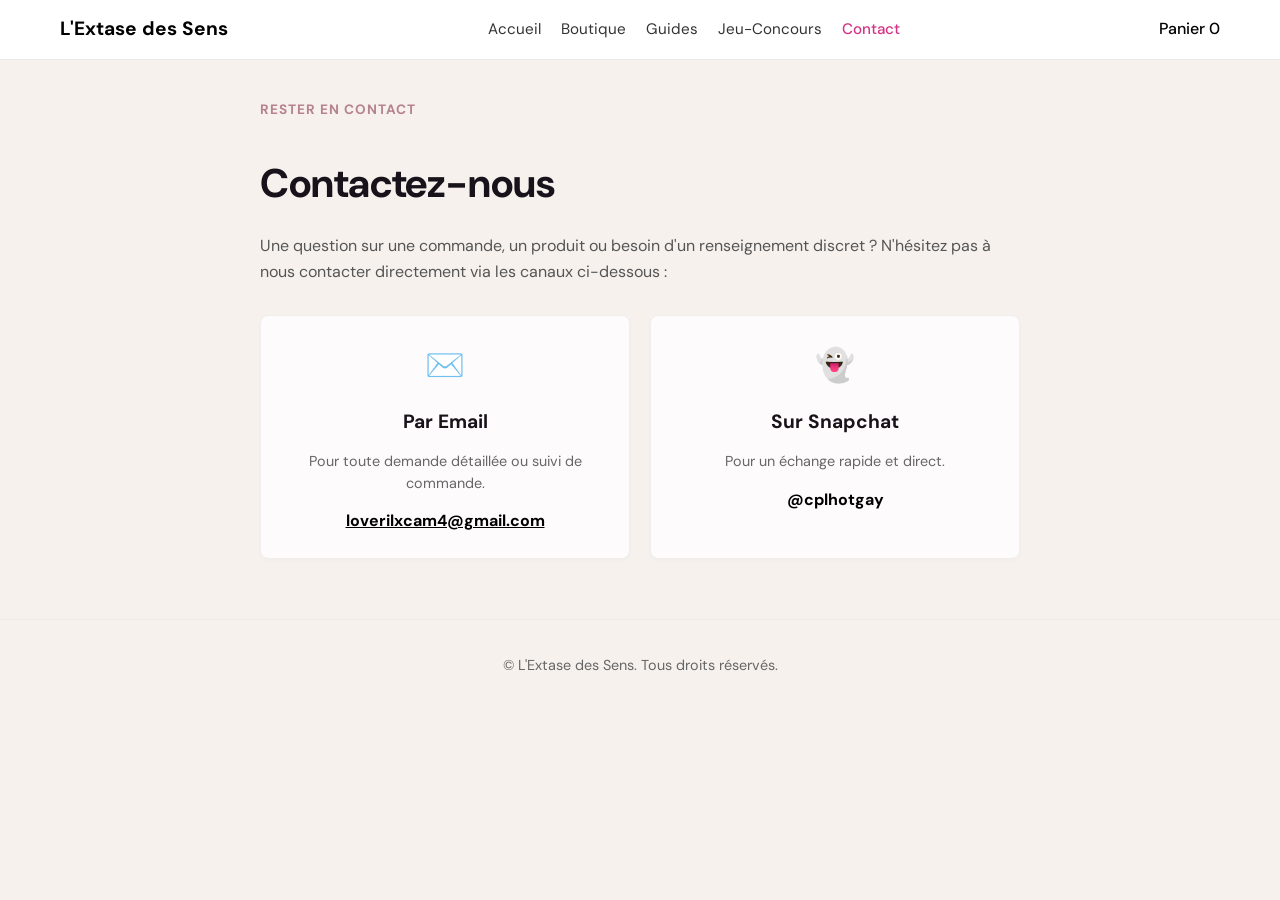
<file: contact.html>
<!DOCTYPE html>

<html lang="fr">
<head>
<meta charset="utf-8"/>
<meta content="width=device-width, initial-scale=1.0" name="viewport"/>
<title>Contact | L'Extase des Sens | L'Extase des Sens</title>
<link href="assets/css/style.css" rel="stylesheet"/>
<style>
        /* Style de sécurité pour forcer l'alignement horizontal du menu */
        header { background: #fff; border-bottom: 1px solid #eaeaea; position: sticky; top: 0; z-index: 1000; width: 100%; }
        .header-container { max-width: 1200px; margin: 0 auto; padding: 15px 20px; display: flex; justify-content: space-between; align-items: center; }
        .logo { font-weight: bold; font-size: 1.2rem; color: #000; text-decoration: none; }
        nav { display: flex; gap: 20px; align-items: center; }
        nav a { text-decoration: none; color: #333; font-size: 0.95rem; }
        nav a.is-active, nav a:hover { color: #d63384; font-weight: 500; }
        .cart-link { text-decoration: none; color: #000; font-weight: 500; }
    </style>
<meta content="L'Extase des Sens - Le plaisir décomplexé. Découvrez une sélection d'accessoires intimes de qualité, guides et conseils en toute discrétion." name="description"/><link href="https://lextasedessens.fr/contact.html" rel="canonical"/><meta content="Contact | L'Extase des Sens | L'Extase des Sens" property="og:title"/><meta content="L'Extase des Sens - Le plaisir décomplexé. Découvrez une sélection d'accessoires intimes de qualité, guides et conseils en toute discrétion." property="og:description"/><meta content="website" property="og:type"/><meta content="https://lextasedessens.fr/contact.html" property="og:url"/><meta content="summary_large_image" name="twitter:card"/><script type="application/ld+json">{"@context":"https://schema.org","@type":"WebSite","name":"L'Extase des Sens","url":"https://loverilx.github.io/lextasedessens/","description":"Le plaisir décomplexé"}</script><meta content="Contact | L'Extase des Sens | L'Extase des Sens" name="twitter:title"/><meta content="L'Extase des Sens – Le plaisir décomplexé." name="twitter:description"/><meta content="https://lextasedessens.fr/assets/images/logo.png" property="og:image"/><meta content="L'Extase des Sens" property="og:site_name"/><meta content="index,follow,max-image-preview:large" name="robots"/><meta content="L'Extase des Sens" name="author"/>
<style>
.site-header{background:rgba(250,246,242,.96)!important;position:relative!important;backdrop-filter:blur(8px);}
.site-header .site-nav a,.site-header .site-nav__link,.site-header a{color:#2d2230!important;}
.site-header .cart-pill,.site-header [class*="cart"]{color:#2d2230!important;border-color:#2d2230!important;}
</style>

</head>
<body>
<!-- En-tête -->
<header data-header="">
<div class="header-container">
<a class="logo" href="index.html">L'Extase des Sens</a>
<nav data-menu="">
<a href="index.html">Accueil</a>
<a href="boutique.html">Boutique</a>
<a href="blog.html">Guides</a>
<a href="concours.html">Jeu-Concours</a>
<a class="is-active" href="contact.html">Contact</a>
</nav>
<a class="cart-link" href="panier.html">Panier <span data-cart-count="">0</span></a>
</div>
</header>
<main class="main-content">
<section class="section-container" style="max-width: 800px; margin: 40px auto; padding: 0 20px;">
<p style="color: #b5838d; font-size: 0.85rem; font-weight: bold; letter-spacing: 1px; margin-bottom: 10px;">RESTER EN CONTACT</p>
<h1 style="font-size: 2.5rem; margin-bottom: 20px;">Contactez-nous</h1>
<p style="margin-bottom: 30px; color: #555; line-height: 1.6;">
                Une question sur une commande, un produit ou besoin d'un renseignement discret ? N'hésitez pas à nous contacter directement via les canaux ci-dessous :
            </p>
<div style="display: grid; grid-template-columns: repeat(auto-fit, minmax(250px, 1fr)); gap: 20px; margin-top: 30px;">
<div style="background: #fdfbfb; border: 1px solid #eee; padding: 25px; border-radius: 8px; text-align: center; box-shadow: 0 2px 5px rgba(0,0,0,0.02);">
<div style="font-size: 2em; margin-bottom: 10px;">✉️</div>
<h3 style="margin-bottom: 10px; font-size: 1.2rem;">Par Email</h3>
<p style="margin-bottom: 15px; color: #666; font-size: 0.9em;">Pour toute demande détaillée ou suivi de commande.</p>
<a href="mailto:loverilxcam4@gmail.com" style="color: #000; font-weight: bold; text-decoration: underline;">loverilxcam4@gmail.com</a>
</div>
<div style="background: #fdfbfb; border: 1px solid #eee; padding: 25px; border-radius: 8px; text-align: center; box-shadow: 0 2px 5px rgba(0,0,0,0.02);">
<div style="font-size: 2em; margin-bottom: 10px;">👻</div>
<h3 style="margin-bottom: 10px; font-size: 1.2rem;">Sur Snapchat</h3>
<p style="margin-bottom: 15px; color: #666; font-size: 0.9em;">Pour un échange rapide et direct.</p>
<span style="color: #000; font-weight: bold;">@cplhotgay</span>
</div>
</div>
</section>
</main>
<footer style="padding: 20px 0; text-align: center; border-top: 1px solid #eaeaea; margin-top: 60px; color: #666; font-size: 0.9rem;">
<div class="footer-container">
<p>© <span data-year=""></span> L'Extase des Sens. Tous droits réservés.</p>
</div>
</footer>
<script src="assets/js/script.js"></script>
</body>
</html>
</file>
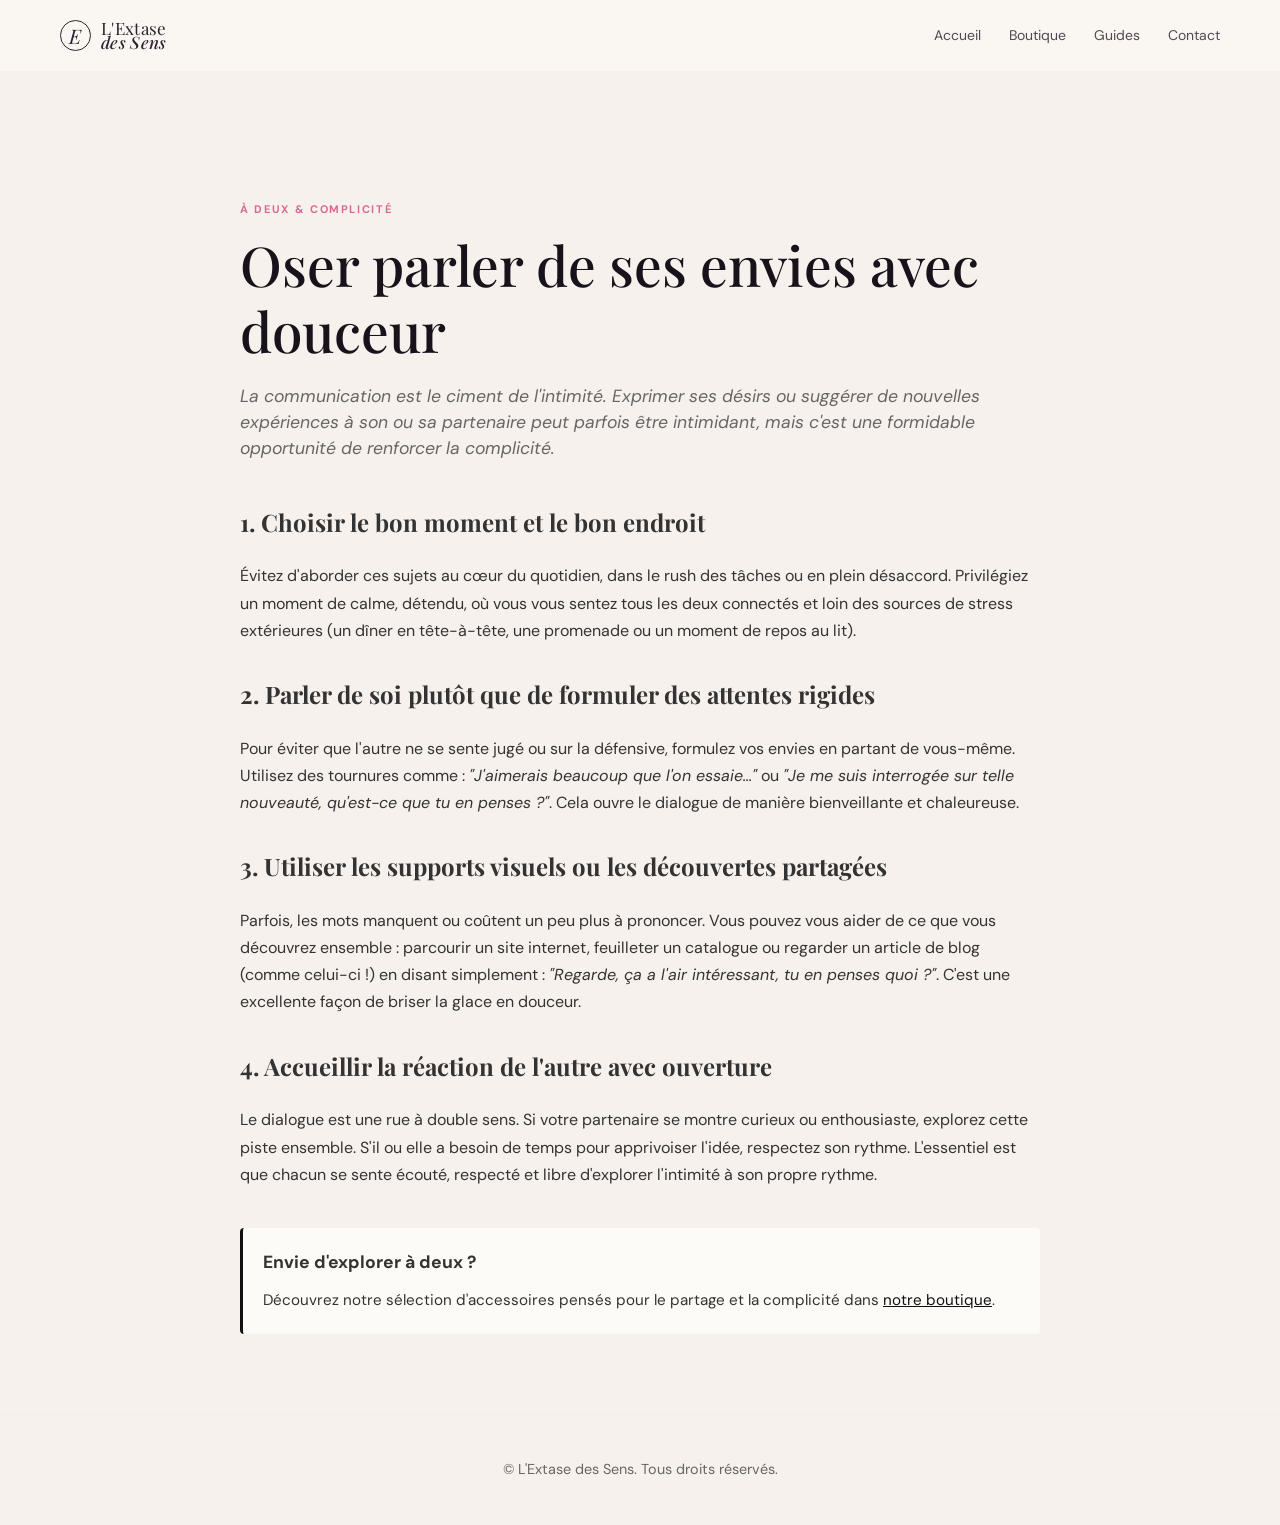
<file: guide-couple.html>
<!DOCTYPE html>

<html lang="fr">
<head>
<meta charset="utf-8"/>
<meta content="width=device-width, initial-scale=1" name="viewport"/>
<title>Oser parler de ses envies à deux | L'Extase des Sens | L'Extase des Sens</title>
<link href="assets/css/style.css" rel="stylesheet"/>
<meta content="L'Extase des Sens - Le plaisir décomplexé. Découvrez une sélection d'accessoires intimes de qualité, guides et conseils en toute discrétion." name="description"/><link href="https://lextasedessens.fr/guide-couple.html" rel="canonical"/><meta content="Oser parler de ses envies à deux | L'Extase des Sens | L'Extase des Sens" property="og:title"/><meta content="L'Extase des Sens - Le plaisir décomplexé. Découvrez une sélection d'accessoires intimes de qualité, guides et conseils en toute discrétion." property="og:description"/><meta content="website" property="og:type"/><meta content="https://lextasedessens.fr/guide-couple.html" property="og:url"/><meta content="summary_large_image" name="twitter:card"/><script type="application/ld+json">{"@context":"https://schema.org","@type":"WebSite","name":"L'Extase des Sens","url":"https://loverilx.github.io/lextasedessens/","description":"Le plaisir décomplexé"}</script><meta content="Oser parler de ses envies à deux | L'Extase des Sens | L'Extase des Sens" name="twitter:title"/><meta content="L'Extase des Sens – Le plaisir décomplexé." name="twitter:description"/><meta content="https://lextasedessens.fr/assets/images/logo.png" property="og:image"/><meta content="L'Extase des Sens" property="og:site_name"/><meta content="index,follow,max-image-preview:large" name="robots"/><meta content="L'Extase des Sens" name="author"/>
<style>
.site-header{background:rgba(250,246,242,.96)!important;position:relative!important;backdrop-filter:blur(8px);}
.site-header .site-nav a,.site-header .site-nav__link,.site-header a{color:#2d2230!important;}
.site-header .cart-pill,.site-header [class*="cart"]{color:#2d2230!important;border-color:#2d2230!important;}
</style>

</head>
<body>
<header class="site-header">
<div class="container header-inner">
<a class="brand" href="index.html">
<span class="brand-mark">E</span>
<span>L'Extase<br/><em>des Sens</em></span>
</a>
<nav class="main-nav">
<a href="index.html">Accueil</a>
<a href="boutique.html">Boutique</a>
<a href="blog.html">Guides</a>
<a href="contact.html">Contact</a>
</nav>
</div>
</header>
<main style="padding-top:130px; padding-bottom: 80px;">
<article class="container" style="max-width: 800px;">
<p class="eyebrow">À deux &amp; Complicité</p>
<h1 style="font:500 clamp(32px,5vw,55px)/1.2 'Playfair Display',serif; margin: 0 0 20px;">Oser parler de ses envies avec douceur</h1>
<p style="color: #666; font-size: 1.1rem; margin-bottom: 40px; font-style: italic;">La communication est le ciment de l'intimité. Exprimer ses désirs ou suggérer de nouvelles expériences à son ou sa partenaire peut parfois être intimidant, mais c'est une formidable opportunité de renforcer la complicité.</p>
<div style="line-height: 1.7; color: #333;">
<h2 style="font-family: 'Playfair Display', serif; margin-top: 30px; font-size: 1.5rem;">1. Choisir le bon moment et le bon endroit</h2>
<p>Évitez d'aborder ces sujets au cœur du quotidien, dans le rush des tâches ou en plein désaccord. Privilégiez un moment de calme, détendu, où vous vous sentez tous les deux connectés et loin des sources de stress extérieures (un dîner en tête-à-tête, une promenade ou un moment de repos au lit).</p>
<h2 style="font-family: 'Playfair Display', serif; margin-top: 30px; font-size: 1.5rem;">2. Parler de soi plutôt que de formuler des attentes rigides</h2>
<p>Pour éviter que l'autre ne se sente jugé ou sur la défensive, formulez vos envies en partant de vous-même. Utilisez des tournures comme : <em>"J'aimerais beaucoup que l'on essaie..."</em> ou <em>"Je me suis interrogée sur telle nouveauté, qu'est-ce que tu en penses ?"</em>. Cela ouvre le dialogue de manière bienveillante et chaleureuse.</p>
<h2 style="font-family: 'Playfair Display', serif; margin-top: 30px; font-size: 1.5rem;">3. Utiliser les supports visuels ou les découvertes partagées</h2>
<p>Parfois, les mots manquent ou coûtent un peu plus à prononcer. Vous pouvez vous aider de ce que vous découvrez ensemble : parcourir un site internet, feuilleter un catalogue ou regarder un article de blog (comme celui-ci !) en disant simplement : <em>"Regarde, ça a l'air intéressant, tu en penses quoi ?"</em>. C'est une excellente façon de briser la glace en douceur.</p>
<h2 style="font-family: 'Playfair Display', serif; margin-top: 30px; font-size: 1.5rem;">4. Accueillir la réaction de l'autre avec ouverture</h2>
<p>Le dialogue est une rue à double sens. Si votre partenaire se montre curieux ou enthousiaste, explorez cette piste ensemble. S'il ou elle a besoin de temps pour apprivoiser l'idée, respectez son rythme. L'essentiel est que chacun se sente écouté, respecté et libre d'explorer l'intimité à son propre rythme.</p>
<div style="background: #fdfbf7; border-left: 3px solid #111; padding: 20px; margin-top: 40px; border-radius: 4px;">
<h3 style="margin: 0 0 10px; font-size: 1.1rem;">Envie d'explorer à deux ?</h3>
<p style="margin: 0; font-size: 0.95rem;">Découvrez notre sélection d'accessoires pensés pour le partage et la complicité dans <a href="boutique.html" style="color: #111; text-decoration: underline;">notre boutique</a>.</p>
</div>
</div>
</article>
</main>
<footer style="text-align: center; padding: 30px; font-size: 0.9rem; color: #666; border-top: 1px solid #eee;">
<p>© L'Extase des Sens. Tous droits réservés.</p>
</footer>
</body>
</html>
</file>
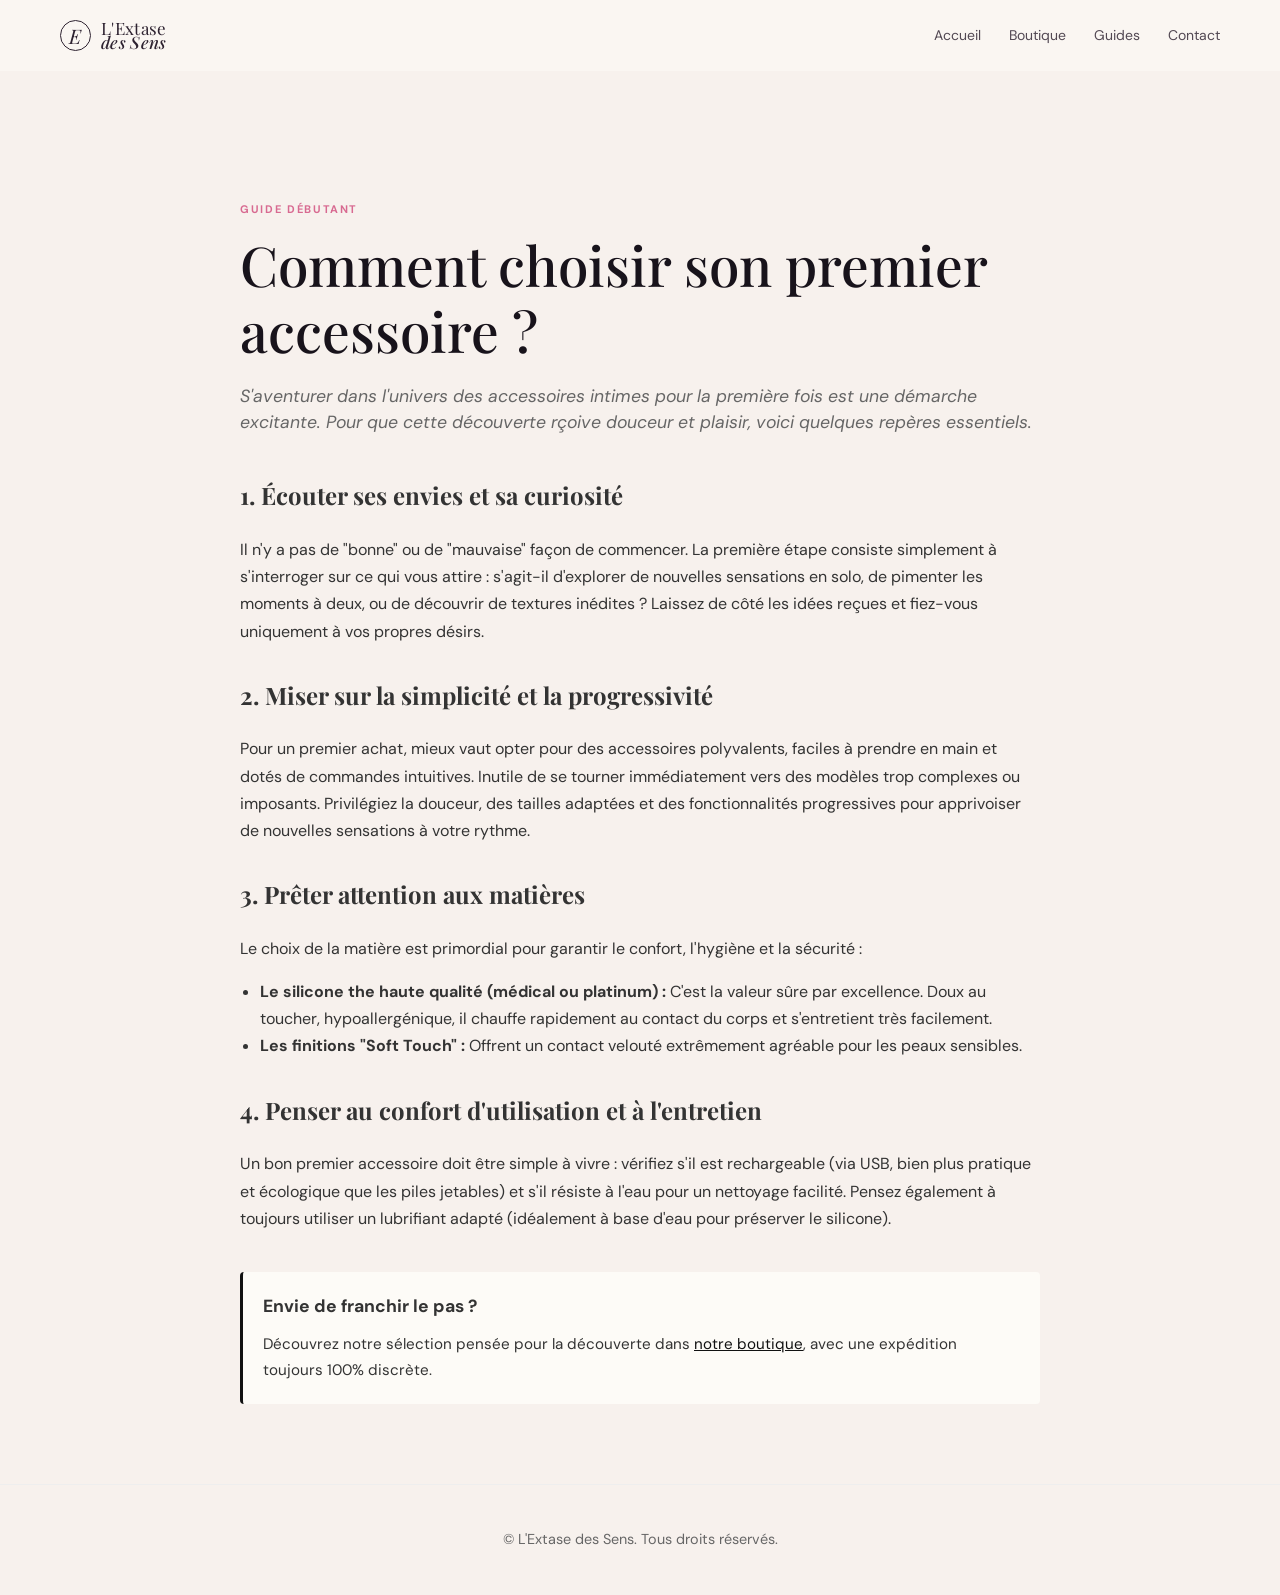
<file: guide-debutant.html>
<!DOCTYPE html>

<html lang="fr">
<head>
<meta charset="utf-8"/>
<meta content="width=device-width, initial-scale=1" name="viewport"/>
<title>Comment choisir son premier accessoire ? | L'Extase des Sens | L'Extase des Sens</title>
<link href="assets/css/style.css" rel="stylesheet"/>
<meta content="L'Extase des Sens - Le plaisir décomplexé. Découvrez une sélection d'accessoires intimes de qualité, guides et conseils en toute discrétion." name="description"/><link href="https://lextasedessens.fr/guide-debutant.html" rel="canonical"/><meta content="Comment choisir son premier accessoire ? | L'Extase des Sens | L'Extase des Sens" property="og:title"/><meta content="L'Extase des Sens - Le plaisir décomplexé. Découvrez une sélection d'accessoires intimes de qualité, guides et conseils en toute discrétion." property="og:description"/><meta content="website" property="og:type"/><meta content="https://lextasedessens.fr/guide-debutant.html" property="og:url"/><meta content="summary_large_image" name="twitter:card"/><script type="application/ld+json">{"@context":"https://schema.org","@type":"WebSite","name":"L'Extase des Sens","url":"https://loverilx.github.io/lextasedessens/","description":"Le plaisir décomplexé"}</script><meta content="Comment choisir son premier accessoire ? | L'Extase des Sens | L'Extase des Sens" name="twitter:title"/><meta content="L'Extase des Sens – Le plaisir décomplexé." name="twitter:description"/><meta content="https://lextasedessens.fr/assets/images/logo.png" property="og:image"/><meta content="L'Extase des Sens" property="og:site_name"/><meta content="index,follow,max-image-preview:large" name="robots"/><meta content="L'Extase des Sens" name="author"/>
<style>
.site-header{background:rgba(250,246,242,.96)!important;position:relative!important;backdrop-filter:blur(8px);}
.site-header .site-nav a,.site-header .site-nav__link,.site-header a{color:#2d2230!important;}
.site-header .cart-pill,.site-header [class*="cart"]{color:#2d2230!important;border-color:#2d2230!important;}
</style>

</head>
<body>
<header class="site-header">
<div class="container header-inner">
<a class="brand" href="index.html">
<span class="brand-mark">E</span>
<span>L'Extase<br/><em>des Sens</em></span>
</a>
<nav class="main-nav">
<a href="index.html">Accueil</a>
<a href="boutique.html">Boutique</a>
<a href="blog.html">Guides</a>
<a href="contact.html">Contact</a>
</nav>
</div>
</header>
<main style="padding-top:130px; padding-bottom: 80px;">
<article class="container" style="max-width: 800px;">
<p class="eyebrow">Guide débutant</p>
<h1 style="font:500 clamp(32px,5vw,55px)/1.2 'Playfair Display',serif; margin: 0 0 20px;">Comment choisir son premier accessoire ?</h1>
<p style="color: #666; font-size: 1.1rem; margin-bottom: 40px; font-style: italic;">S'aventurer dans l'univers des accessoires intimes pour la première fois est une démarche excitante. Pour que cette découverte rçoive douceur et plaisir, voici quelques repères essentiels.</p>
<div style="line-height: 1.7; color: #333;">
<h2 style="font-family: 'Playfair Display', serif; margin-top: 30px; font-size: 1.5rem;">1. Écouter ses envies et sa curiosité</h2>
<p>Il n'y a pas de "bonne" ou de "mauvaise" façon de commencer. La première étape consiste simplement à s'interroger sur ce qui vous attire : s'agit-il d'explorer de nouvelles sensations en solo, de pimenter les moments à deux, ou de découvrir de textures inédites ? Laissez de côté les idées reçues et fiez-vous uniquement à vos propres désirs.</p>
<h2 style="font-family: 'Playfair Display', serif; margin-top: 30px; font-size: 1.5rem;">2. Miser sur la simplicité et la progressivité</h2>
<p>Pour un premier achat, mieux vaut opter pour des accessoires polyvalents, faciles à prendre en main et dotés de commandes intuitives. Inutile de se tourner immédiatement vers des modèles trop complexes ou imposants. Privilégiez la douceur, des tailles adaptées et des fonctionnalités progressives pour apprivoiser de nouvelles sensations à votre rythme.</p>
<h2 style="font-family: 'Playfair Display', serif; margin-top: 30px; font-size: 1.5rem;">3. Prêter attention aux matières</h2>
<p>Le choix de la matière est primordial pour garantir le confort, l'hygiène et la sécurité :</p>
<ul style="padding-left: 20px; margin-bottom: 20px;">
<li><strong>Le silicone the haute qualité (médical ou platinum) :</strong> C'est la valeur sûre par excellence. Doux au toucher, hypoallergénique, il chauffe rapidement au contact du corps et s'entretient très facilement.</li>
<li><strong>Les finitions "Soft Touch" :</strong> Offrent un contact velouté extrêmement agréable pour les peaux sensibles.</li>
</ul>
<h2 style="font-family: 'Playfair Display', serif; margin-top: 30px; font-size: 1.5rem;">4. Penser au confort d'utilisation et à l'entretien</h2>
<p>Un bon premier accessoire doit être simple à vivre : vérifiez s'il est rechargeable (via USB, bien plus pratique et écologique que les piles jetables) et s'il résiste à l'eau pour un nettoyage facilité. Pensez également à toujours utiliser un lubrifiant adapté (idéalement à base d'eau pour préserver le silicone).</p>
<div style="background: #fdfbf7; border-left: 3px solid #111; padding: 20px; margin-top: 40px; border-radius: 4px;">
<h3 style="margin: 0 0 10px; font-size: 1.1rem;">Envie de franchir le pas ?</h3>
<p style="margin: 0; font-size: 0.95rem;">Découvrez notre sélection pensée pour la découverte dans <a href="boutique.html" style="color: #111; text-decoration: underline;">notre boutique</a>, avec une expédition toujours 100% discrète.</p>
</div>
</div>
</article>
</main>
<footer style="text-align: center; padding: 30px; font-size: 0.9rem; color: #666; border-top: 1px solid #eee;">
<p>© L'Extase des Sens. Tous droits réservés.</p>
</footer>
</body>
</html>
</file>
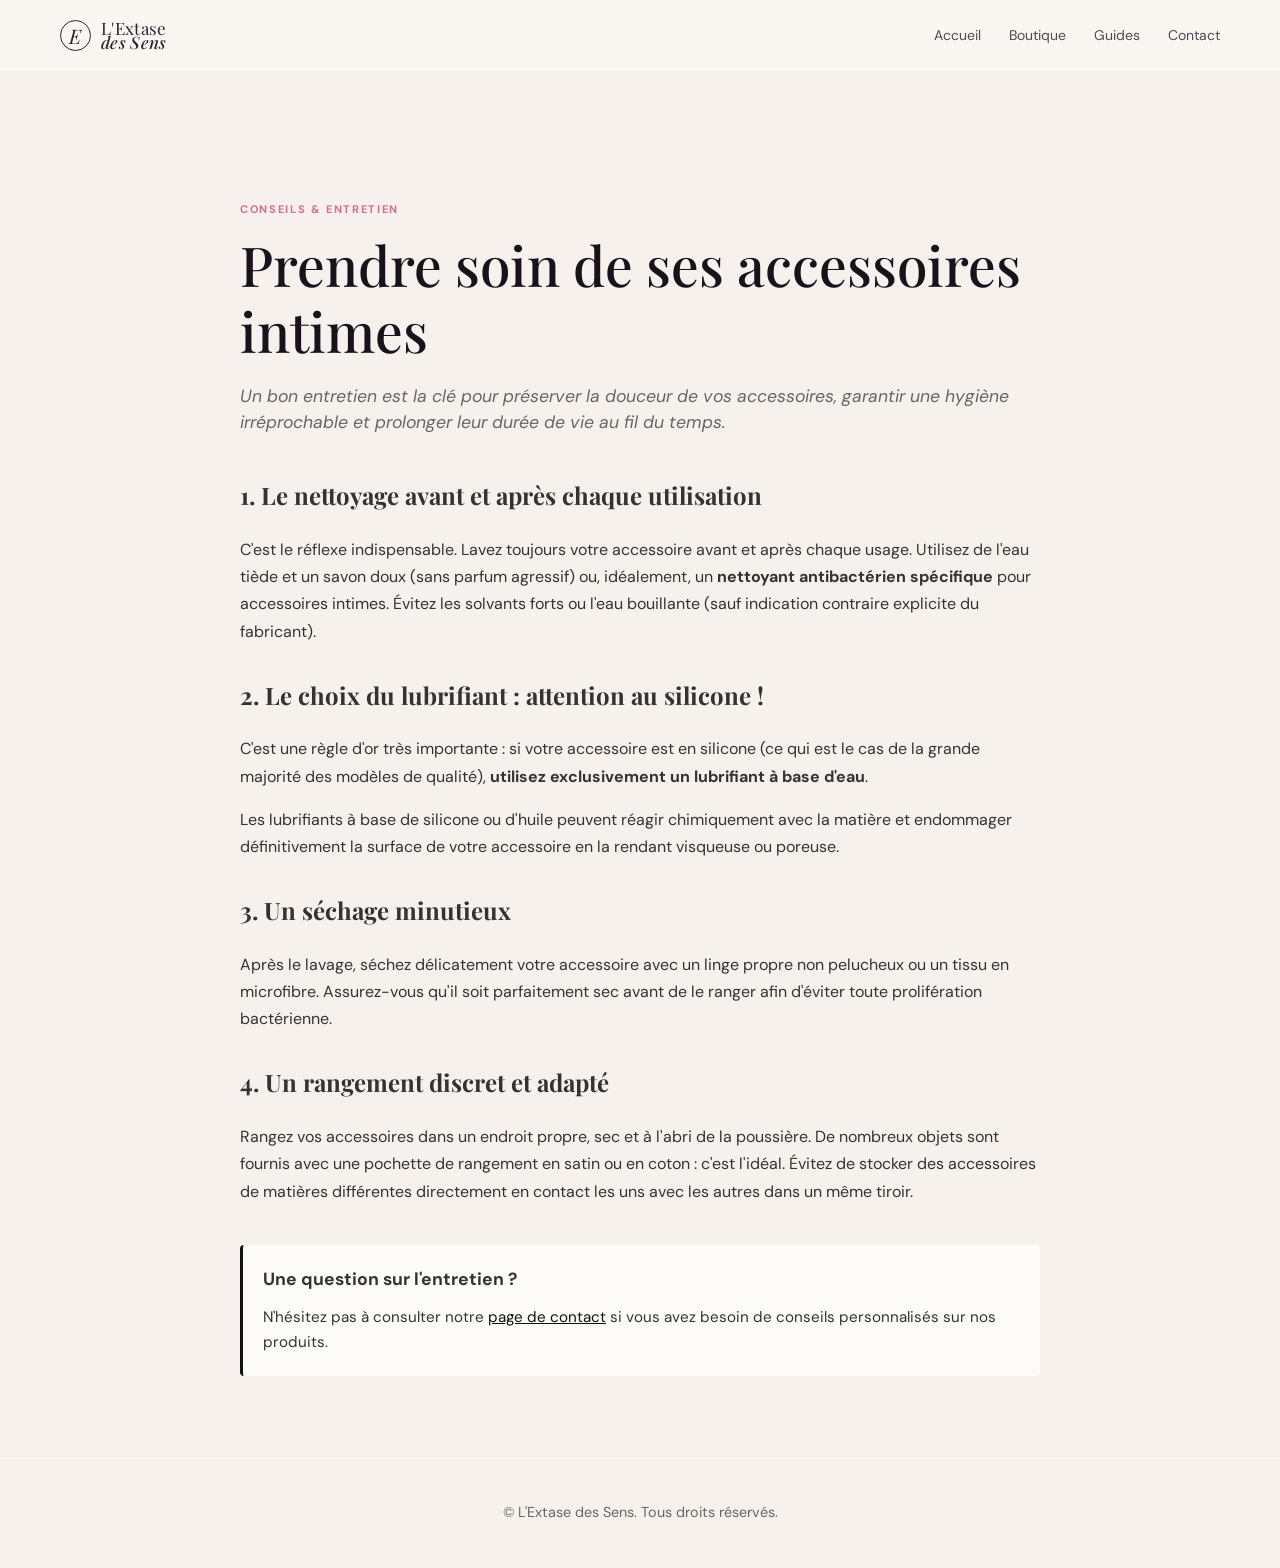
<file: guide-entretien.html>
<!DOCTYPE html>

<html lang="fr">
<head>
<meta charset="utf-8"/>
<meta content="width=device-width, initial-scale=1" name="viewport"/>
<title>Prendre soin de ses accessoires intimes | L'Extase des Sens | L'Extase des Sens</title>
<link href="assets/css/style.css" rel="stylesheet"/>
<meta content="L'Extase des Sens - Le plaisir décomplexé. Découvrez une sélection d'accessoires intimes de qualité, guides et conseils en toute discrétion." name="description"/><link href="https://lextasedessens.fr/guide-entretien.html" rel="canonical"/><meta content="Prendre soin de ses accessoires intimes | L'Extase des Sens | L'Extase des Sens" property="og:title"/><meta content="L'Extase des Sens - Le plaisir décomplexé. Découvrez une sélection d'accessoires intimes de qualité, guides et conseils en toute discrétion." property="og:description"/><meta content="website" property="og:type"/><meta content="https://lextasedessens.fr/guide-entretien.html" property="og:url"/><meta content="summary_large_image" name="twitter:card"/><script type="application/ld+json">{"@context":"https://schema.org","@type":"WebSite","name":"L'Extase des Sens","url":"https://loverilx.github.io/lextasedessens/","description":"Le plaisir décomplexé"}</script><meta content="Prendre soin de ses accessoires intimes | L'Extase des Sens | L'Extase des Sens" name="twitter:title"/><meta content="L'Extase des Sens – Le plaisir décomplexé." name="twitter:description"/><meta content="https://lextasedessens.fr/assets/images/logo.png" property="og:image"/><meta content="L'Extase des Sens" property="og:site_name"/><meta content="index,follow,max-image-preview:large" name="robots"/><meta content="L'Extase des Sens" name="author"/>
<style>
.site-header{background:rgba(250,246,242,.96)!important;position:relative!important;backdrop-filter:blur(8px);}
.site-header .site-nav a,.site-header .site-nav__link,.site-header a{color:#2d2230!important;}
.site-header .cart-pill,.site-header [class*="cart"]{color:#2d2230!important;border-color:#2d2230!important;}
</style>

</head>
<body>
<header class="site-header">
<div class="container header-inner">
<a class="brand" href="index.html">
<span class="brand-mark">E</span>
<span>L'Extase<br/><em>des Sens</em></span>
</a>
<nav class="main-nav">
<a href="index.html">Accueil</a>
<a href="boutique.html">Boutique</a>
<a href="blog.html">Guides</a>
<a href="contact.html">Contact</a>
</nav>
</div>
</header>
<main style="padding-top:130px; padding-bottom: 80px;">
<article class="container" style="max-width: 800px;">
<p class="eyebrow">Conseils &amp; Entretien</p>
<h1 style="font:500 clamp(32px,5vw,55px)/1.2 'Playfair Display',serif; margin: 0 0 20px;">Prendre soin de ses accessoires intimes</h1>
<p style="color: #666; font-size: 1.1rem; margin-bottom: 40px; font-style: italic;">Un bon entretien est la clé pour préserver la douceur de vos accessoires, garantir une hygiène irréprochable et prolonger leur durée de vie au fil du temps.</p>
<div style="line-height: 1.7; color: #333;">
<h2 style="font-family: 'Playfair Display', serif; margin-top: 30px; font-size: 1.5rem;">1. Le nettoyage avant et après chaque utilisation</h2>
<p>C'est le réflexe indispensable. Lavez toujours votre accessoire avant et après chaque usage. Utilisez de l'eau tiède et un savon doux (sans parfum agressif) ou, idéalement, un <strong>nettoyant antibactérien spécifique</strong> pour accessoires intimes. Évitez les solvants forts ou l'eau bouillante (sauf indication contraire explicite du fabricant).</p>
<h2 style="font-family: 'Playfair Display', serif; margin-top: 30px; font-size: 1.5rem;">2. Le choix du lubrifiant : attention au silicone !</h2>
<p>C'est une règle d'or très importante : si votre accessoire est en silicone (ce qui est le cas de la grande majorité des modèles de qualité), <strong>utilisez exclusivement un lubrifiant à base d'eau</strong>.</p>
<p>Les lubrifiants à base de silicone ou d'huile peuvent réagir chimiquement avec la matière et endommager définitivement la surface de votre accessoire en la rendant visqueuse ou poreuse.</p>
<h2 style="font-family: 'Playfair Display', serif; margin-top: 30px; font-size: 1.5rem;">3. Un séchage minutieux</h2>
<p>Après le lavage, séchez délicatement votre accessoire avec un linge propre non pelucheux ou un tissu en microfibre. Assurez-vous qu'il soit parfaitement sec avant de le ranger afin d'éviter toute prolifération bactérienne.</p>
<h2 style="font-family: 'Playfair Display', serif; margin-top: 30px; font-size: 1.5rem;">4. Un rangement discret et adapté</h2>
<p>Rangez vos accessoires dans un endroit propre, sec et à l'abri de la poussière. De nombreux objets sont fournis avec une pochette de rangement en satin ou en coton : c'est l'idéal. Évitez de stocker des accessoires de matières différentes directement en contact les uns avec les autres dans un même tiroir.</p>
<div style="background: #fdfbf7; border-left: 3px solid #111; padding: 20px; margin-top: 40px; border-radius: 4px;">
<h3 style="margin: 0 0 10px; font-size: 1.1rem;">Une question sur l'entretien ?</h3>
<p style="margin: 0; font-size: 0.95rem;">N'hésitez pas à consulter notre <a href="contact.html" style="color: #111; text-decoration: underline;">page de contact</a> si vous avez besoin de conseils personnalisés sur nos produits.</p>
</div>
</div>
</article>
</main>
<footer style="text-align: center; padding: 30px; font-size: 0.9rem; color: #666; border-top: 1px solid #eee;">
<p>© L'Extase des Sens. Tous droits réservés.</p>
</footer>
</body>
</html>
</file>
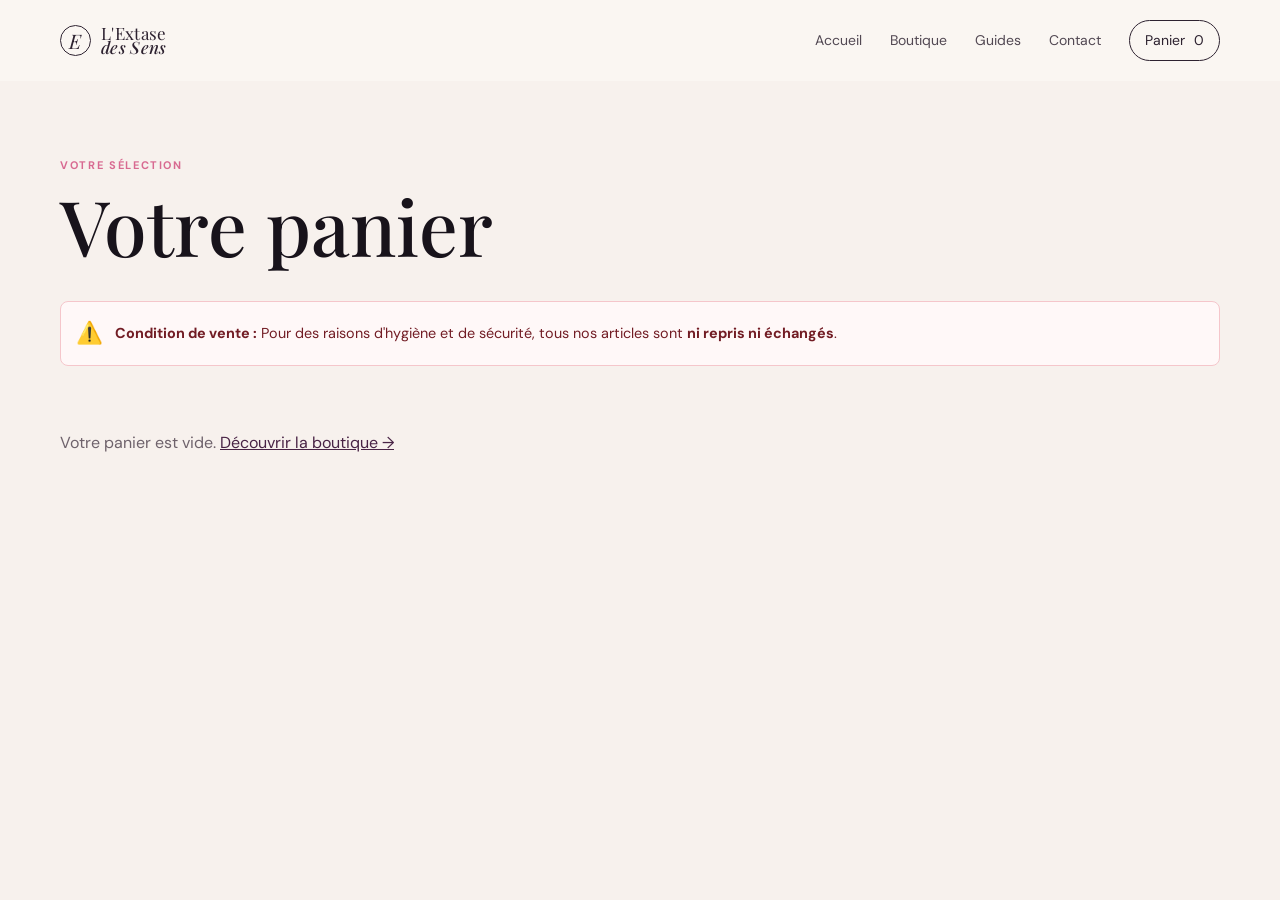
<file: panier.html>
<!DOCTYPE html>

<html lang="fr">
<head>
<meta charset="utf-8"/>
<meta content="width=device-width,initial-scale=1" name="viewport"/>
<title>Panier | L'Extase des Sens</title>
<link href="assets/css/style.css" rel="stylesheet"/>
<script defer="" src="assets/js/script.js"></script>
<style>
        /* Masque les formes géométriques défectueuses à gauche des articles */
        [data-cart-page] svg, 
        [data-cart-page] canvas, 
        [data-cart-page] .cart-item-image,
        [data-cart-page] img {
            display: none !important;
        }

        /* Réorganise la ligne de chaque article pour un rendu propre et centré */
        [data-cart-page] > div, 
        [data-cart-page] .cart-item {
            display: flex !important;
            align-items: center !important;
            justify-content: space-between !important;
            padding: 20px 0 !important;
            border-bottom: 1px solid #eaeaea !important;
        }
    </style>
<meta content="Finalisez votre commande en toute sécurité." name="description"/><link href="https://lextasedessens.fr/panier.html" rel="canonical"/><meta content="Panier | L'Extase des Sens" property="og:title"/><meta content="Finalisez votre commande en toute sécurité." property="og:description"/><meta content="website" property="og:type"/><meta content="https://lextasedessens.fr/panier.html" property="og:url"/><meta content="summary_large_image" name="twitter:card"/><script type="application/ld+json">{"@context":"https://schema.org","@type":"WebSite","name":"L'Extase des Sens","url":"https://loverilx.github.io/lextasedessens/","description":"Le plaisir décomplexé"}</script><meta content="Panier | L'Extase des Sens" name="twitter:title"/><meta content="L'Extase des Sens – Le plaisir décomplexé." name="twitter:description"/><meta content="https://lextasedessens.fr/assets/images/logo.png" property="og:image"/><meta content="L'Extase des Sens" property="og:site_name"/><meta content="index,follow,max-image-preview:large" name="robots"/><meta content="L'Extase des Sens" name="author"/>
<style>
.site-header{background:rgba(250,246,242,.96)!important;position:relative!important;backdrop-filter:blur(8px);}
.site-header .site-nav a,.site-header .site-nav__link,.site-header a{color:#2d2230!important;}
.site-header .cart-pill,.site-header [class*="cart"]{color:#2d2230!important;border-color:#2d2230!important;}
</style>

</head>
<body>
<header class="site-header" data-header="">
<div class="container header-inner">
<a class="brand" href="index.html">
<span class="brand-mark">E</span>
<span>L'Extase<br/><em>des Sens</em></span>
</a>
<nav class="main-nav">
<a href="index.html">Accueil</a>
<a href="boutique.html">Boutique</a>
<a href="blog.html">Guides</a>
<a href="contact.html">Contact</a>
<a class="nav-cart is-current" href="panier.html">Panier <span data-cart-count="">0</span></a>
</nav>
</div>
</header>
<main class="cart-main">
<div class="container">
<p class="eyebrow">Votre sélection</p>
<h1>Votre panier</h1>
<!-- Avertissement Ni repris ni échangé -->
<div style="background: #fff8f8; border: 1px solid #f5c6cb; padding: 15px; border-radius: 8px; display: flex; align-items: center; gap: 12px; font-size: 0.9rem; color: #721c24; margin-bottom: 25px;">
<div style="font-size: 1.5em;">⚠️</div>
<div>
<strong>Condition de vente :</strong> Pour des raisons d'hygiène et de sécurité, tous nos articles sont <strong>ni repris ni échangés</strong>.
                </div>
</div>
<!-- Conteneur officiel du panier géré par script.js -->
<section data-cart-page=""></section>
</div>
</main>
</body>
</html>
</file>
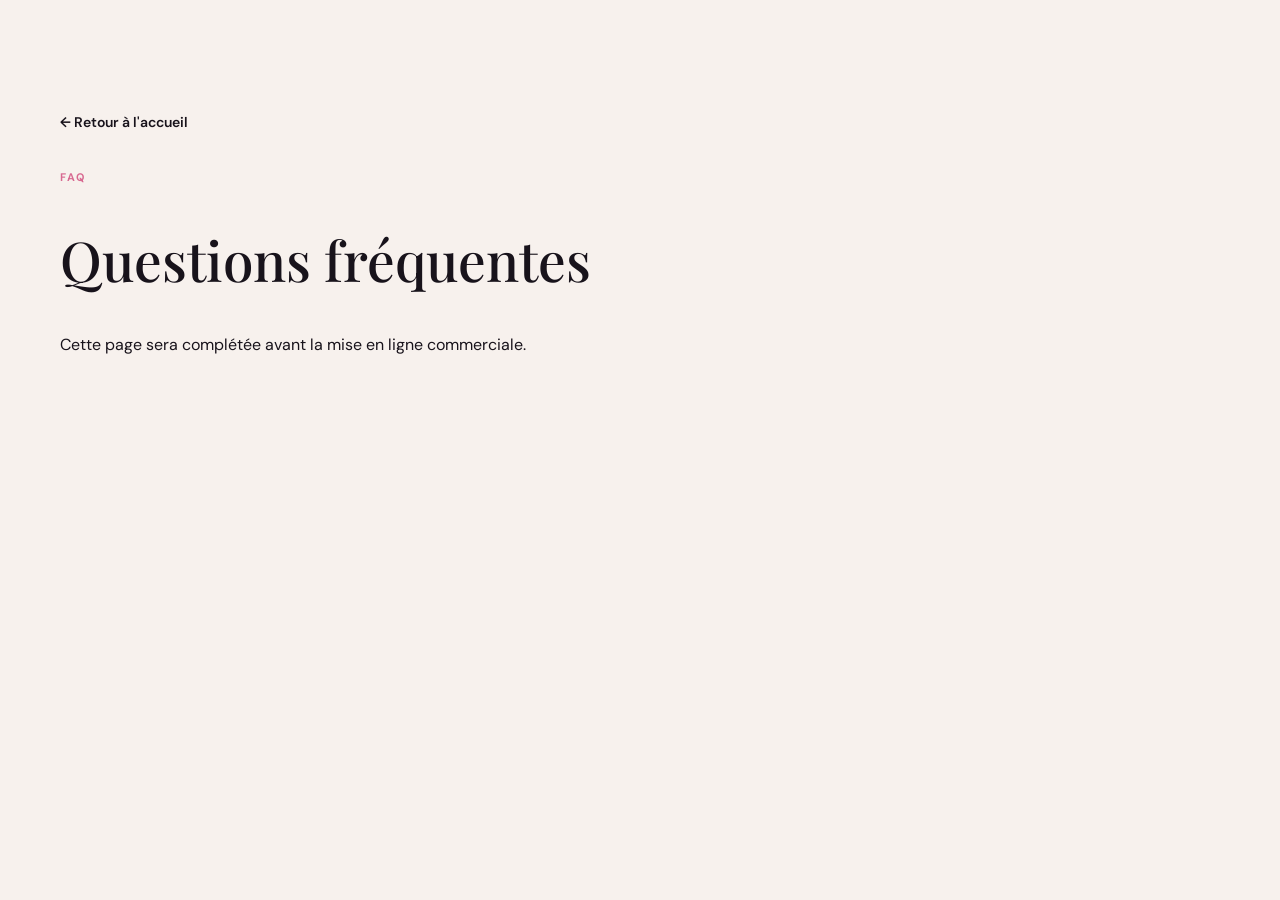
<file: pages/faq.html>
<!DOCTYPE html>

<html lang="fr"><head><meta charset="utf-8"/><meta content="width=device-width, initial-scale=1" name="viewport"/><title>FAQ | L'Extase des Sens | L'Extase des Sens</title><link href="../assets/css/style.css" rel="stylesheet"/><meta content="L'Extase des Sens - Le plaisir décomplexé. Découvrez une sélection d'accessoires intimes de qualité, guides et conseils en toute discrétion." name="description"/><link href="https://lextasedessens.fr/faq.html" rel="canonical"/><meta content="FAQ | L'Extase des Sens | L'Extase des Sens" property="og:title"/><meta content="L'Extase des Sens - Le plaisir décomplexé. Découvrez une sélection d'accessoires intimes de qualité, guides et conseils en toute discrétion." property="og:description"/><meta content="website" property="og:type"/><meta content="https://lextasedessens.fr/faq.html" property="og:url"/><meta content="summary_large_image" name="twitter:card"/><script type="application/ld+json">{"@context":"https://schema.org","@type":"WebSite","name":"L'Extase des Sens","url":"https://loverilx.github.io/lextasedessens/","description":"Le plaisir décomplexé"}</script><meta content="FAQ | L'Extase des Sens | L'Extase des Sens" name="twitter:title"/><meta content="L'Extase des Sens – Le plaisir décomplexé." name="twitter:description"/><meta content="https://lextasedessens.fr/assets/images/logo.png" property="og:image"/><meta content="L'Extase des Sens" property="og:site_name"/><meta content="index,follow,max-image-preview:large" name="robots"/><meta content="L'Extase des Sens" name="author"/>
<style>
.site-header{background:rgba(250,246,242,.96)!important;position:relative!important;backdrop-filter:blur(8px);}
.site-header .site-nav a,.site-header .site-nav__link,.site-header a{color:#2d2230!important;}
.site-header .cart-pill,.site-header [class*="cart"]{color:#2d2230!important;border-color:#2d2230!important;}
</style>

</head><body><main class="section"><div class="container"><a class="text-link" href="../index.html">← Retour à l'accueil</a><p class="eyebrow" style="margin-top:35px">FAQ</p><h1 style="font:500 55px 'Playfair Display',serif">Questions fréquentes</h1><p>Cette page sera complétée avant la mise en ligne commerciale.</p></div></main></body></html>
</file>
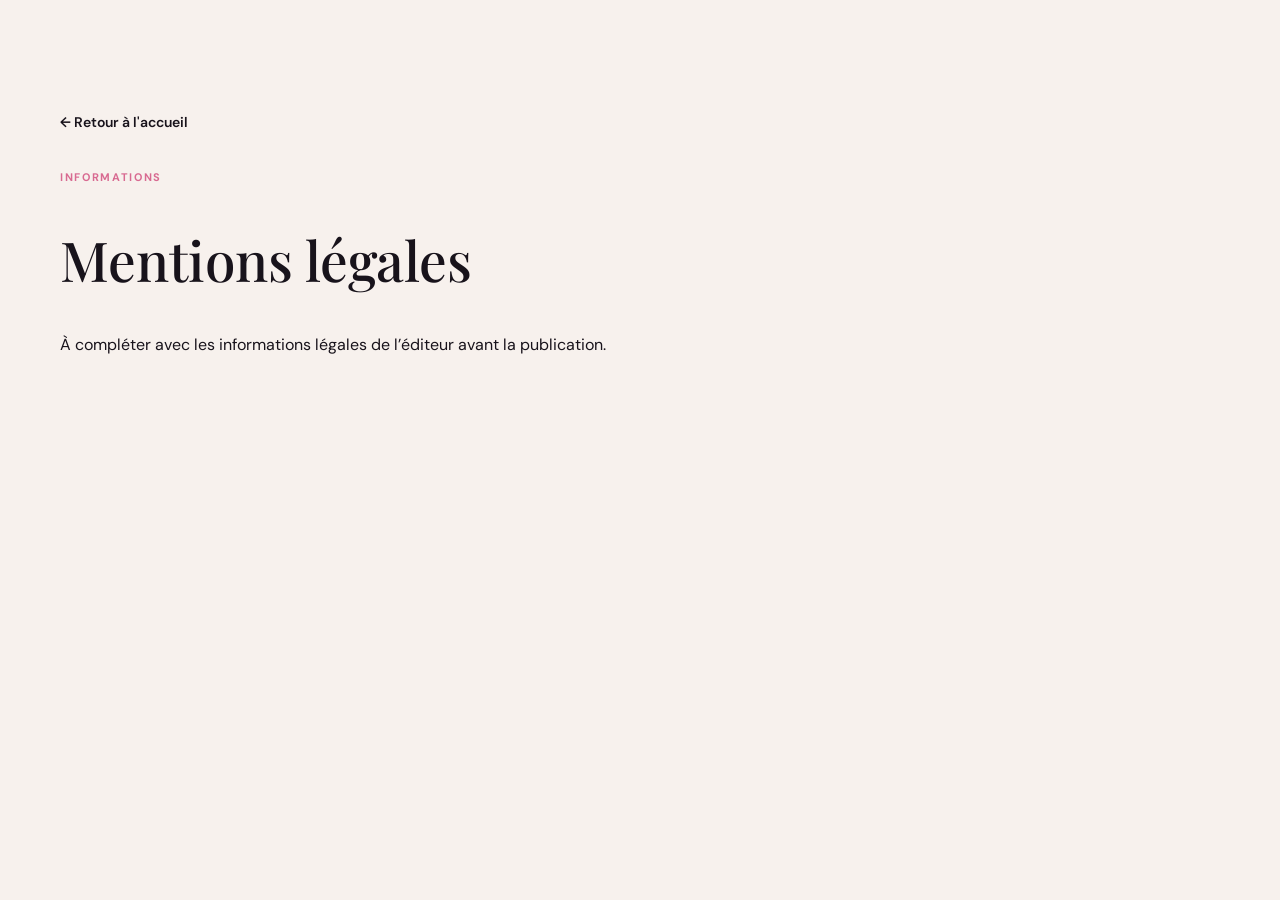
<file: pages/mentions-legales.html>
<!DOCTYPE html>

<html lang="fr"><head><meta charset="utf-8"/><meta content="width=device-width, initial-scale=1" name="viewport"/><title>Mentions légales | L'Extase des Sens | L'Extase des Sens</title><link href="../assets/css/style.css" rel="stylesheet"/><meta content="L'Extase des Sens - Le plaisir décomplexé. Découvrez une sélection d'accessoires intimes de qualité, guides et conseils en toute discrétion." name="description"/><link href="https://lextasedessens.fr/mentions-legales.html" rel="canonical"/><meta content="Mentions légales | L'Extase des Sens | L'Extase des Sens" property="og:title"/><meta content="L'Extase des Sens - Le plaisir décomplexé. Découvrez une sélection d'accessoires intimes de qualité, guides et conseils en toute discrétion." property="og:description"/><meta content="website" property="og:type"/><meta content="https://lextasedessens.fr/mentions-legales.html" property="og:url"/><meta content="summary_large_image" name="twitter:card"/><script type="application/ld+json">{"@context":"https://schema.org","@type":"WebSite","name":"L'Extase des Sens","url":"https://loverilx.github.io/lextasedessens/","description":"Le plaisir décomplexé"}</script><meta content="Mentions légales | L'Extase des Sens | L'Extase des Sens" name="twitter:title"/><meta content="L'Extase des Sens – Le plaisir décomplexé." name="twitter:description"/><meta content="https://lextasedessens.fr/assets/images/logo.png" property="og:image"/><meta content="L'Extase des Sens" property="og:site_name"/><meta content="index,follow,max-image-preview:large" name="robots"/><meta content="L'Extase des Sens" name="author"/>
<style>
.site-header{background:rgba(250,246,242,.96)!important;position:relative!important;backdrop-filter:blur(8px);}
.site-header .site-nav a,.site-header .site-nav__link,.site-header a{color:#2d2230!important;}
.site-header .cart-pill,.site-header [class*="cart"]{color:#2d2230!important;border-color:#2d2230!important;}
</style>

</head><body><main class="section"><div class="container"><a class="text-link" href="../index.html">← Retour à l'accueil</a><p class="eyebrow" style="margin-top:35px">Informations</p><h1 style="font:500 55px 'Playfair Display',serif">Mentions légales</h1><p>À compléter avec les informations légales de l’éditeur avant la publication.</p></div></main></body></html>
</file>
<file: assets/css/style.css>
@import url('https://fonts.googleapis.com/css2?family=DM+Sans:wght@400;500;600;700&family=Playfair+Display:ital,wght@0,500;0,600;0,700;1,500;1,600&display=swap');
:root{--ink:#18131b;--paper:#f7f1ed;--cream:#fffaf7;--plum:#482345;--wine:#7c315d;--pink:#d86a91;--line:rgba(46,26,42,.14);--muted:#6e626b;--shadow:0 16px 45px rgba(50,20,43,.12)}*{box-sizing:border-box}html{scroll-behavior:smooth}body{margin:0;background:var(--paper);color:var(--ink);font-family:'DM Sans',Arial,sans-serif;line-height:1.5}a{color:inherit;text-decoration:none}.container{width:min(1160px,calc(100% - 44px));margin:auto}.sr-only{position:absolute;width:1px;height:1px;overflow:hidden;clip:rect(0,0,0,0);white-space:nowrap}.skip-link{position:fixed;left:12px;top:-100px;background:#fff;padding:10px;z-index:9}.skip-link:focus{top:12px}.site-header{position:absolute;left:0;right:0;z-index:5;padding:20px 0;transition:.25s}.site-header.is-scrolled{position:absolute;background:transparent;backdrop-filter:none;box-shadow:none;padding:20px 0}.header-inner{display:flex;align-items:center;justify-content:space-between}.brand{display:flex;align-items:center;gap:10px;font-family:'Playfair Display',serif;font-size:17px;line-height:.8;color:#fff;letter-spacing:.02em}.brand em{font-weight:500}.brand-mark{display:grid;place-items:center;width:31px;height:31px;border:1px solid currentColor;border-radius:50%;font-size:20px;font-style:italic}.main-nav{display:flex;align-items:center;gap:28px;color:#fff;font-size:14px}.main-nav>a:not(.nav-cart){opacity:.82}.main-nav>a:hover,.main-nav .is-current{opacity:1}.nav-cart{border:1px solid #ffffff88;border-radius:100px;padding:9px 15px}.nav-cart span{margin-left:5px}.menu-toggle{display:none;background:none;border:0}.hero{min-height:735px;background:radial-gradient(circle at 17% 30%,#a5517580,transparent 30%),radial-gradient(circle at 79% 80%,#7b2e5c73,transparent 31%),linear-gradient(122deg,#160d18 15%,#432241 62%,#80355e);color:#fff;display:flex;align-items:center;position:relative;overflow:hidden}.hero:after{content:'';position:absolute;inset:0;background:linear-gradient(90deg,#140d1b20,transparent 80%),url('../images/banners/hero.jpg') center/cover;opacity:.2;mix-blend-mode:luminosity}.hero-content{position:relative;z-index:1;padding-top:66px}.eyebrow{text-transform:uppercase;letter-spacing:.15em;font-size:11px;font-weight:700;color:var(--pink);margin:0 0 13px}.hero .eyebrow{color:#ffc2d4}.hero h1,.section h2,.story-copy h2,.newsletter h2{font-family:'Playfair Display',serif;font-weight:500;letter-spacing:-.035em;line-height:1.02}.hero h1{max-width:720px;font-size:clamp(54px,7.3vw,97px);margin:0}.hero h1 em{display:block;color:#f4bdcb}.hero-copy{max-width:480px;font-size:18px;line-height:1.65;color:#fcf6f8dd;margin:26px 0 34px}.hero-actions{display:flex;align-items:center;gap:27px}.button{display:inline-flex;align-items:center;gap:18px;padding:14px 21px;border:1px solid transparent;border-radius:2px;font-size:14px;font-weight:600;transition:transform .2s,background .2s}.button:hover{transform:translateY(-2px)}.button-primary{background:#fff;color:var(--plum)}.button-primary:hover{background:#ffe7ee}.text-link{font-size:14px;font-weight:600}.text-link span{margin-left:8px;transition:margin .2s}.text-link:hover span{margin-left:13px}.hero-signature{position:absolute;right:9%;bottom:8%;font-family:'Playfair Display',serif;font-size:21px;font-style:italic;color:#ffcad988;line-height:1.05;z-index:1}.reassurance{border-bottom:1px solid var(--line);background:var(--cream)}.reassurance-grid{min-height:105px;display:grid;grid-template-columns:repeat(3,1fr);gap:25px;align-items:center}.reassurance p{margin:0;padding-left:23px;border-left:1px solid var(--pink);font-size:14px}.reassurance strong,.reassurance span{display:block}.reassurance span{margin-top:3px;color:var(--muted);font-size:12px}.section{padding:110px 0}.section-heading{display:flex;align-items:end;justify-content:space-between;margin-bottom:37px}.section h2{font-size:clamp(35px,4vw,52px);margin:0}.category-grid{display:grid;grid-template-columns:repeat(4,1fr);gap:16px}.category-card{min-height:325px;padding:21px;display:flex;flex-direction:column;position:relative;overflow:hidden;color:#fff;transition:transform .25s}.category-card:hover{transform:translateY(-5px)}.category-card:before{content:'';position:absolute;inset:0;background:linear-gradient(0deg,#140e18cc 0%,transparent 65%)}.category-card>*{position:relative}.category-card span{font-size:11px;opacity:.65}.category-card h3{font-family:'Playfair Display',serif;font-size:29px;font-weight:500;margin:auto 0 3px}.category-card p{font-size:12px;margin:0 0 16px;opacity:.88}.category-card b{font-size:12px}.cat-one{background:radial-gradient(circle at 80% 15%,#efa1b7,transparent 34%),linear-gradient(145deg,#4a2645,#b5577d)}.cat-two{background:radial-gradient(circle at 26% 20%,#f5d3b0,transparent 27%),linear-gradient(145deg,#714443,#c27b68)}.cat-three{background:radial-gradient(circle at 75% 20%,#bd9ccc,transparent 28%),linear-gradient(145deg,#34203e,#795277)}.cat-four{background:radial-gradient(circle at 25% 25%,#c78f7c,transparent 25%),linear-gradient(145deg,#38282b,#8b5d57)}.products-section{background:#f0e7e2}.product-grid{display:grid;grid-template-columns:repeat(4,1fr);gap:20px}.product-card{position:relative}.product-visual{height:264px;background:linear-gradient(135deg,#e9caca,#f9ecdf);display:grid;place-items:center;overflow:hidden}.product-visual:before{content:'';width:105px;height:190px;border-radius:60% 60% 45% 45%;background:linear-gradient(130deg,#a44173,#e391aa);transform:rotate(22deg);box-shadow:28px 23px 50px #7b345955}.product-card:nth-child(2) .product-visual{background:linear-gradient(135deg,#d8cadc,#f1dce1)}.product-card:nth-child(2) .product-visual:before{background:linear-gradient(120deg,#422757,#aa759a);border-radius:55px;height:160px}.product-card:nth-child(3) .product-visual{background:linear-gradient(135deg,#e2d2b9,#f7e7cc)}.product-card:nth-child(3) .product-visual:before{background:linear-gradient(120deg,#d18c64,#f0bc8f);height:115px;width:115px;border-radius:50%}.product-card:nth-child(4) .product-visual{background:linear-gradient(135deg,#d7cad6,#eee5ef)}.product-card:nth-child(4) .product-visual:before{background:linear-gradient(120deg,#6d4868,#be84a3);height:145px;width:76px}.product-info{padding:15px 2px}.product-category{font-size:10px;color:var(--wine);text-transform:uppercase;letter-spacing:.12em;font-weight:700}.product-info h3{font-family:'Playfair Display',serif;font-size:20px;font-weight:500;margin:6px 0}.product-price{font-size:14px;font-weight:700}.product-button{position:absolute;right:10px;top:220px;background:#fff;width:34px;height:34px;border-radius:50%;display:grid;place-items:center;border:0;font-size:18px;cursor:pointer;box-shadow:var(--shadow)}.story-section{background:#211723;color:#fff;padding:110px 0}.story-grid{display:grid;grid-template-columns:1fr 1fr;gap:100px;align-items:center}.story-art{height:415px;position:relative;background:linear-gradient(135deg,#643551,#2a1a2c);overflow:hidden}.story-circle{position:absolute;width:310px;height:310px;border:1px solid #ffbfd055;border-radius:50%;top:52px;left:50%;transform:translateX(-50%)}.story-line{position:absolute;width:530px;border-top:1px solid #ffbfd055;top:205px;left:-20px;transform:rotate(-32deg)}.story-art p{position:absolute;left:40px;bottom:25px;margin:0;font:italic 38px/1 'Playfair Display',serif;color:#ffcad8}.story-copy h2{font-size:clamp(35px,4vw,53px);margin:0 0 24px}.story-copy>p:not(.eyebrow){color:#e5d9e3;max-width:490px;margin-bottom:31px;line-height:1.7}.button-outline{color:#fff;border-color:#ffffff88}.guide-section{background:var(--cream)}.guide-grid{display:grid;grid-template-columns:1.2fr 1fr 1fr;gap:16px}.guide-card{min-height:305px;padding:24px;display:flex;flex-direction:column;color:#fff;background:linear-gradient(145deg,#452845,#8c4d65)}.guide-card:nth-child(2){background:linear-gradient(145deg,#59434c,#bb817d)}.guide-card:nth-child(3){background:linear-gradient(145deg,#32233f,#755b81)}.guide-card p{font-size:11px;letter-spacing:.13em;text-transform:uppercase;margin:0}.guide-card h3{font-family:'Playfair Display',serif;font-weight:500;font-size:27px;line-height:1.12;margin:auto 0 28px}.guide-card a{font-size:13px;font-weight:700}.newsletter{padding:87px 0;background:#e4b4c0}.newsletter-inner{display:flex;justify-content:space-between;gap:40px;align-items:center}.newsletter h2{font-size:clamp(34px,4vw,49px);margin:0}.newsletter .eyebrow{color:var(--plum)}.email-field{display:flex;border-bottom:1px solid #43243b;width:min(420px,100%)}.email-field input{flex:1;border:0;background:transparent;font:inherit;padding:14px 2px;outline:0;color:var(--ink)}.email-field input::placeholder{color:#6b4d61}.email-field .button{background:transparent;padding:10px 0 10px 20px;white-space:nowrap}.form-message{font-size:12px;margin:8px 0 0}.site-footer{background:#18131b;color:#f8f0f3;padding:70px 0 20px}.footer-grid{display:grid;grid-template-columns:2fr 1fr 1fr;gap:40px}.footer-brand{margin-bottom:17px}.footer-grid p{max-width:235px;color:#c9bdc6;font-size:13px}.footer-grid h2{font-size:11px;text-transform:uppercase;letter-spacing:.13em;color:#e7a1b5;margin:6px 0 15px}.footer-grid a:not(.brand){display:block;font-size:13px;color:#d9ced7;margin:8px 0}.footer-bottom{border-top:1px solid #ffffff1a;margin-top:50px;padding-top:19px;display:flex;justify-content:space-between;color:#a99ca7;font-size:11px}@media(max-width:760px){.container{width:min(100% - 32px,1160px)}.site-header{padding:14px 0}.menu-toggle{display:flex;flex-direction:column;gap:5px;width:34px;padding:7px;background:none;border:0}.menu-toggle span:not(.sr-only){height:1px;background:#fff;width:100%}.main-nav{position:absolute;top:100%;left:0;right:0;padding:20px 22px 26px;background:#211723;flex-direction:column;align-items:flex-start;gap:18px;display:none}.main-nav.is-open{display:flex}.nav-cart{margin-top:2px}.hero{min-height:660px}.hero-content{padding-top:74px}.hero-copy{font-size:16px}.hero-actions{align-items:flex-start;flex-direction:column;gap:20px}.hero-signature{right:8%;bottom:7%}.reassurance-grid{grid-template-columns:1fr;gap:0;padding:20px 0}.reassurance p{padding:11px 0 11px 17px}.section{padding:75px 0}.section-heading{align-items:flex-start;gap:16px;flex-direction:column;margin-bottom:28px}.category-grid,.product-grid{grid-template-columns:repeat(2,1fr);gap:11px}.category-card{min-height:245px;padding:15px}.category-card h3{font-size:23px}.category-card p{display:none}.product-visual{height:190px}.product-visual:before{transform:scale(.75) rotate(22deg)}.product-button{top:151px}.story-section{padding:75px 0}.story-grid{grid-template-columns:1fr;gap:42px}.story-art{height:285px}.story-circle{width:220px;height:220px;top:33px}.story-line{top:138px}.guide-grid{grid-template-columns:1fr}.guide-card{min-height:230px}.newsletter{padding:65px 0}.newsletter-inner{align-items:flex-start;flex-direction:column;gap:28px}.email-field{width:100%}.footer-grid{grid-template-columns:1fr 1fr;gap:28px}.footer-grid>div:first-child{grid-column:1/-1}.footer-bottom{flex-direction:column;gap:9px}.site-header.is-scrolled{padding:14px 0}}
.shop-main,.product-main,.cart-main{padding-top:76px}.shop-hero{padding:28px 0 16px;background:linear-gradient(120deg,#ead3d8,#f8f2ea)}.shop-hero h1,.cart-main h1{font:500 clamp(46px,6vw,78px)/1 'Playfair Display',serif;margin:0}.shop-hero>div>p:not(.eyebrow){max-width:510px;color:var(--muted);margin:18px 0 0}.shop-content{padding:12px 0 100px}.shop-toolbar{display:flex;justify-content:space-between;gap:22px;align-items:center;padding-bottom:21px;border-bottom:1px solid var(--line)}.search-box input{width:230px;border:0;border-bottom:1px solid var(--ink);background:transparent;padding:9px 1px;font:inherit;outline:0}.filter-list{display:flex;gap:7px;flex-wrap:wrap}.filter-button{font:inherit;font-size:12px;border:1px solid var(--line);padding:8px 11px;background:transparent;border-radius:20px;cursor:pointer}.filter-button.is-active,.filter-button:hover{background:var(--plum);border-color:var(--plum);color:#fff}.results-count{font-size:12px;color:var(--muted);margin:20px 0}.shop-product-grid{display:grid;grid-template-columns:repeat(4,1fr);gap:24px}.shop-product-card .product-visual{height:280px}.product-art-0:before{background:linear-gradient(130deg,#a44173,#e391aa)!important}.product-art-1:before{background:linear-gradient(120deg,#422757,#aa759a)!important;border-radius:55px!important;height:160px!important}.product-art-2:before{background:linear-gradient(120deg,#d18c64,#f0bc8f)!important;height:115px!important;width:115px!important;border-radius:50%!important}.product-art-3:before{background:linear-gradient(120deg,#6d4868,#be84a3)!important;height:145px!important;width:76px!important}.add-to-cart{width:100%;background:var(--ink);color:#fff;border:0;padding:11px;font:600 12px 'DM Sans',sans-serif;cursor:pointer}.add-to-cart:hover{background:var(--wine)}.no-results,.empty-cart{grid-column:1/-1;padding:40px 0;color:var(--muted)}.empty-cart a{text-decoration:underline;color:var(--plum)}.back-link{display:inline-block;margin:39px 0 26px;font-size:13px}.product-detail{display:grid;grid-template-columns:1.05fr .95fr;gap:75px;padding:25px 0 100px}.product-detail-art{min-height:540px;background:linear-gradient(135deg,#e9caca,#f9ecdf);display:grid;place-items:center;overflow:hidden}.product-detail-art:before{content:'';width:170px;height:295px;border-radius:60% 60% 45% 45%;background:linear-gradient(130deg,#a44173,#e391aa);transform:rotate(22deg);box-shadow:38px 34px 75px #7b345955}.product-detail-info h1{font:500 clamp(52px,6vw,80px)/1 'Playfair Display',serif;margin:0}.detail-price{font-weight:700;font-size:19px;margin:19px 0}.detail-description{line-height:1.7;color:var(--muted);max-width:480px}.product-detail-info ul{padding:0;margin:27px 0;list-style:none}.product-detail-info li{padding:8px 0;border-bottom:1px solid var(--line);font-size:14px}.button-dark{background:var(--ink);color:#fff;cursor:pointer}.detail-note{font-size:11px;color:var(--muted);margin-top:17px}.cart-main{min-height:80vh;padding-bottom:100px}.cart-main h1{margin:0 0 38px}.cart-items{border-top:1px solid var(--line)}.cart-item{display:grid;grid-template-columns:90px 1fr auto auto;gap:18px;align-items:center;border-bottom:1px solid var(--line);padding:16px 0}.cart-mini-art{width:90px;height:100px;background:#ead4d9;display:grid;place-items:center}.cart-mini-art:before{content:'';width:39px;height:72px;border-radius:50%;background:linear-gradient(130deg,#a44173,#e391aa);transform:rotate(22deg)}.cart-item h2{font:500 24px 'Playfair Display',serif;margin:3px 0}.cart-quantity{display:flex;align-items:center;gap:12px}.cart-quantity button{border:0;background:none;font-size:20px;cursor:pointer}.remove-item{border:0;background:none;text-decoration:underline;font:12px 'DM Sans',sans-serif;cursor:pointer}.cart-summary{margin:35px 0 0 auto;width:min(100%,340px);padding:23px;background:#eee2e5}.cart-summary p{margin:0}.cart-summary strong{display:block;font:500 34px 'Playfair Display',serif;margin:5px 0 17px}.cart-summary small{display:block;color:var(--muted);font-size:11px;margin-bottom:17px}.cart-summary .button{width:100%;justify-content:space-between}.cart-summary .button:disabled{opacity:.55;cursor:not-allowed}@media(max-width:760px){.shop-main,.product-main,.cart-main{padding-top:57px}.shop-hero{padding:73px 0 46px}.shop-toolbar{display:block}.search-box input{width:100%;margin-bottom:16px}.shop-product-grid{grid-template-columns:repeat(2,1fr);gap:12px}.shop-product-card .product-visual{height:200px}.product-detail{grid-template-columns:1fr;gap:30px;padding-bottom:70px}.product-detail-art{min-height:360px}.product-detail-art:before{transform:scale(.75) rotate(22deg)}.cart-item{grid-template-columns:70px 1fr auto;gap:12px}.cart-mini-art{width:70px;height:80px}.remove-item{grid-column:2}.cart-quantity{gap:8px}.cart-summary{margin-left:0}}
.product-visual img,.product-detail-art img{display:block;width:100%;height:100%;object-fit:cover;position:relative;z-index:1}.product-visual:has(img):before,.product-detail-art:has(img):before{display:none}


/* ==== V4 Premium additions ==== */
.trust-bar{
display:grid;
grid-template-columns:repeat(auto-fit,minmax(180px,1fr));
gap:18px;
padding:40px 20px;
margin:40px auto;
max-width:1200px;
text-align:center;
background:#f7f1ec;
border-radius:18px;
}
.trust-item h3{margin:8px 0;font-size:1rem}
.trust-item p{font-size:.9rem;color:#555}
.section-title{text-align:center;margin:50px 0 25px}


.trust-bar{padding:60px 20px;background:#f8f2f4;text-align:center}
.trust-bar h2{margin-bottom:30px}
.trust-grid{display:grid;grid-template-columns:repeat(auto-fit,minmax(180px,1fr));gap:20px;max-width:1000px;margin:auto}
.trust-item{background:#fff;padding:20px;border-radius:14px;box-shadow:0 4px 12px rgba(0,0,0,.08);font-weight:600}


/* V4.3 Premium additions */
.home-section{padding:5rem 0}
.section-title{text-align:center;font-size:2rem;margin-bottom:.5rem}
.section-subtitle{text-align:center;opacity:.8;margin-bottom:2rem}
.feature-grid{display:grid;grid-template-columns:repeat(auto-fit,minmax(220px,1fr));gap:1.5rem}
.feature-card{background:#fff;border-radius:16px;padding:1.5rem;box-shadow:0 10px 25px rgba(0,0,0,.08);transition:.3s}
.feature-card:hover{transform:translateY(-6px)}

.hero-intro{padding:80px 20px;text-align:center;background:#f8f3ef}
.hero-intro h2{font-size:2.6rem;margin-bottom:1rem}
.hero-intro p{max-width:760px;margin:0 auto 2rem;color:#555}
.hero-actions{display:flex;gap:1rem;justify-content:center;flex-wrap:wrap}


/* V4.5 premium additions */
.bestsellers{padding:5rem 0;background:#f8f4f1}
.best-grid{display:grid;grid-template-columns:repeat(auto-fit,minmax(220px,1fr));gap:1.5rem}
.best-card{background:#fff;border-radius:18px;padding:2rem;box-shadow:0 10px 25px rgba(0,0,0,.08);transition:.3s;text-align:center}
.best-card:hover{transform:translateY(-6px)}
.best-badge{display:inline-block;background:#5b2a6d;color:#fff;padding:.3rem .7rem;border-radius:999px;font-size:.75rem;margin-bottom:1rem}


/* V4.6 */
.reveal{opacity:0;transform:translateY(24px);transition:all .6s ease}
.reveal.is-visible{opacity:1;transform:none}
.hero-cta{display:flex;gap:1rem;flex-wrap:wrap;margin-top:1.5rem}
.btn-outline{border:2px solid currentColor;padding:.8rem 1.2rem;border-radius:999px;text-decoration:none}
.card-premium{border-radius:20px;box-shadow:0 10px 30px rgba(0,0,0,.08);transition:transform .25s ease,box-shadow .25s ease}
.card-premium:hover{transform:translateY(-6px);box-shadow:0 18px 40px rgba(0,0,0,.12)}


.premium-highlight{padding:80px 20px;background:#faf7f5}
.premium-highlight h2{text-align:center;font-size:2rem;margin-bottom:.5rem}
.premium-highlight> .container>p{text-align:center;max-width:700px;margin:0 auto 2rem}
.premium-grid{display:grid;grid-template-columns:repeat(auto-fit,minmax(220px,1fr));gap:20px}
.premium-grid>div{background:#fff;border-radius:18px;padding:24px;box-shadow:0 10px 25px rgba(0,0,0,.08);transition:.3s}
.premium-grid>div:hover{transform:translateY(-6px)}
.reveal{opacity:0;transform:translateY(25px);transition:all .7s ease}
.reveal.visible{opacity:1;transform:none}

/* V5 premium */
.v5-premium .hero,.v5-premium header{transition:.3s ease;}
.v5-premium .card,.v5-premium .product-card{border-radius:20px;box-shadow:0 12px 30px rgba(0,0,0,.08);transition:transform .25s ease,box-shadow .25s ease;}
.v5-premium .card:hover,.v5-premium .product-card:hover{transform:translateY(-6px);box-shadow:0 18px 40px rgba(0,0,0,.14);}

.v5-highlight{padding:80px 20px;background:linear-gradient(180deg,#fff,#f8f3f8)}.v5-highlight .container{max-width:900px;margin:auto;text-align:center}.v5-highlight h2{font-size:2.2rem}.v5-actions{display:flex;gap:1rem;justify-content:center;flex-wrap:wrap;margin-top:2rem}.v5-actions .btn{padding:.9rem 1.6rem;border-radius:999px;text-decoration:none}.btn-primary{background:#6b2c7a;color:#fff}.btn-secondary{border:2px solid #6b2c7a;color:#6b2c7a}

.v52-premium{padding:5rem 1rem;background:linear-gradient(180deg,#fff,#f6f0f8);text-align:center}.v52-premium h2{font-size:2.2rem;margin-bottom:1rem}.v52-premium p{max-width:760px;margin:0 auto 2rem;color:#555}.v52-actions{display:flex;gap:1rem;justify-content:center;flex-wrap:wrap}.v52-premium .btn{border-radius:999px;padding:.9rem 1.6rem;transition:.3s}.v52-premium .btn:hover{transform:translateY(-2px)}
.reveal{opacity:0;transform:translateY(24px);transition:.6s}.reveal.visible{opacity:1;transform:none}

.v5-showcase{padding:80px 20px;background:linear-gradient(180deg,#fff,#f7f2f7);text-align:center}.v5-showcase h2{font-size:2.2rem;margin-bottom:10px}.v5-showcase p{max-width:700px;margin:0 auto 25px;color:#555}.v5-actions{display:flex;gap:16px;justify-content:center;flex-wrap:wrap}

.ultimate-hero{min-height:80vh;display:flex;align-items:center;justify-content:center;background:linear-gradient(135deg,#1b1024,#4b2354,#8b4a74);color:#fff;text-align:center;padding:40px}.ultimate-overlay{max-width:800px}.ultimate-hero h1{font-size:3rem}.ultimate-actions{display:flex;gap:15px;justify-content:center;flex-wrap:wrap;margin-top:25px}.btn-premium,.btn-outline{padding:14px 28px;border-radius:40px;text-decoration:none;font-weight:700}.btn-premium{background:#fff;color:#4b2354}.btn-outline{border:2px solid #fff;color:#fff}.ultimate-grid{display:grid;grid-template-columns:repeat(auto-fit,minmax(240px,1fr));gap:24px;padding:60px 8%}.ultimate-card{background:#fff;border-radius:18px;padding:28px;box-shadow:0 10px 30px rgba(0,0,0,.12);transition:.3s}.ultimate-card:hover{transform:translateY(-8px)}

/* V6 boutique hero compact */
.shop-hero,.boutique-hero{
  padding:70px 0 40px !important;
  min-height:auto !important;
}
.shop-hero h1,.boutique-hero h1{
  font-size:clamp(2.6rem,6vw,4.5rem)!important;
  margin-bottom:12px!important;
}
.shop-hero p,.boutique-hero p{margin-bottom:18px!important;}
.products-grid,.product-grid{margin-top:20px!important;}


/* V6 boutique compact */
.shop-hero{
padding:30px 0 15px!important;
min-height:220px!important;
display:flex;
align-items:center;
background:linear-gradient(90deg,#f7dde6,#f9f2ea)!important;
}
.shop-hero h1{font-size:clamp(2.2rem,5vw,4rem);margin:.3rem 0;}
.shop-hero p{max-width:650px;margin-bottom:.8rem}
.shop-toolbar{margin-top:0!important;padding-top:0!important}
.shop-content{padding-top:10px!important}

.shop-hero h1{font-size:clamp(36px,4vw,58px)!important}.shop-shortcuts{margin:8px 0}.shop-toolbar{margin-top:0}

/* V6 étape1 override */
.shop-hero{
padding:18px 0 10px !important;
min-height:auto !important;
}
.shop-hero .container{padding:0 !important;}
.shop-hero h1{margin:0 0 8px !important;font-size:2.1rem!important;}
.shop-hero p{margin:0!important;}
.shop-shortcuts{margin:10px 0!important;padding:8px 0!important;}
.shop-toolbar{margin:10px 0!important;padding:10px!important;position:sticky;top:70px;background:#fff;z-index:10;}
.shop-content{padding-top:0!important;margin-top:0!important;}
.shop-product-grid{margin-top:10px!important;}


/* V6 FINAL OVERRIDE */
.shop-hero{padding:20px 0 10px!important;min-height:auto!important}
.shop-hero .container{margin-bottom:10px!important}
.shop-hero h1{margin:.2rem 0!important;font-size:2.2rem!important}
.shop-hero p{margin:.2rem 0!important}
.shop-shortcuts{padding:6px 0!important;margin:0!important}
.shop-content{padding-top:0!important;margin-top:0!important}
.shop-toolbar{position:sticky;top:72px;z-index:20;background:#fff;padding:10px 0;margin:0 0 10px!important}
.shop-product-grid{margin-top:0!important;padding-top:0!important}
#products{scroll-margin-top:80px}
</file>
